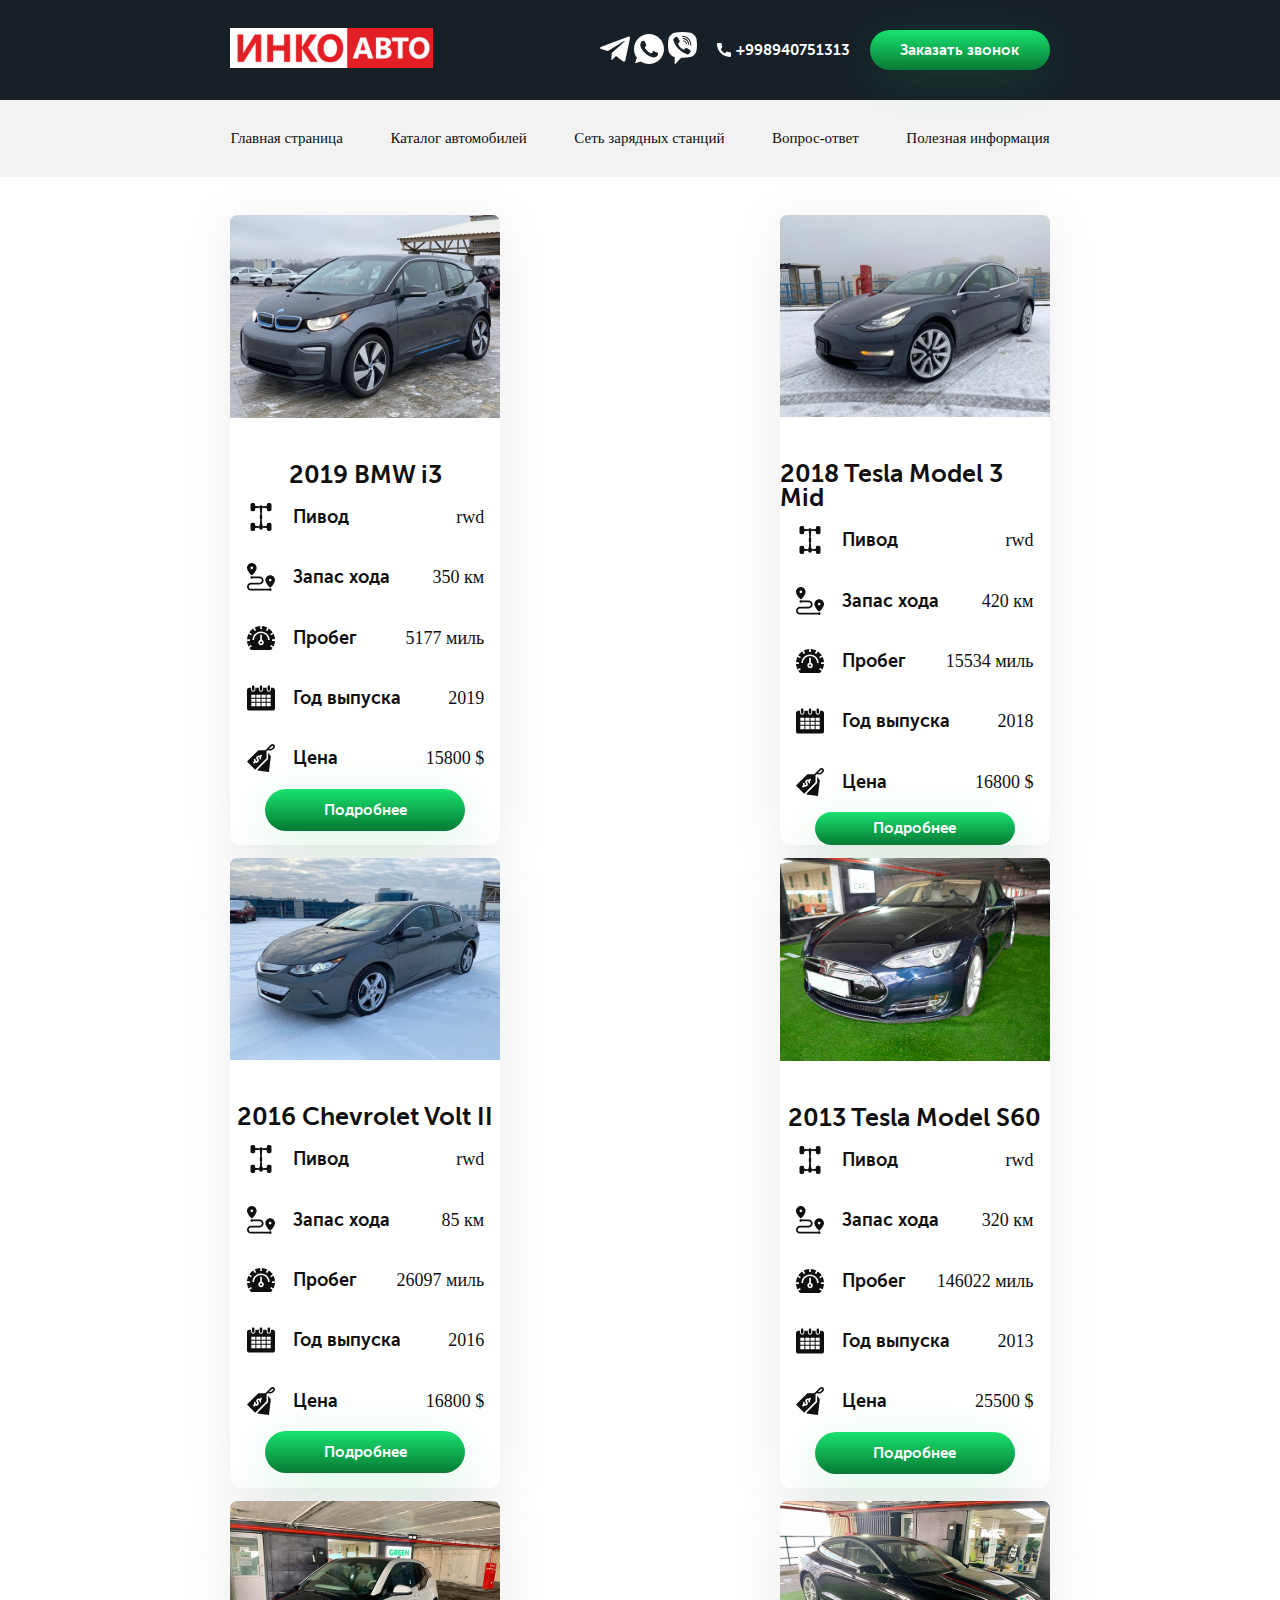
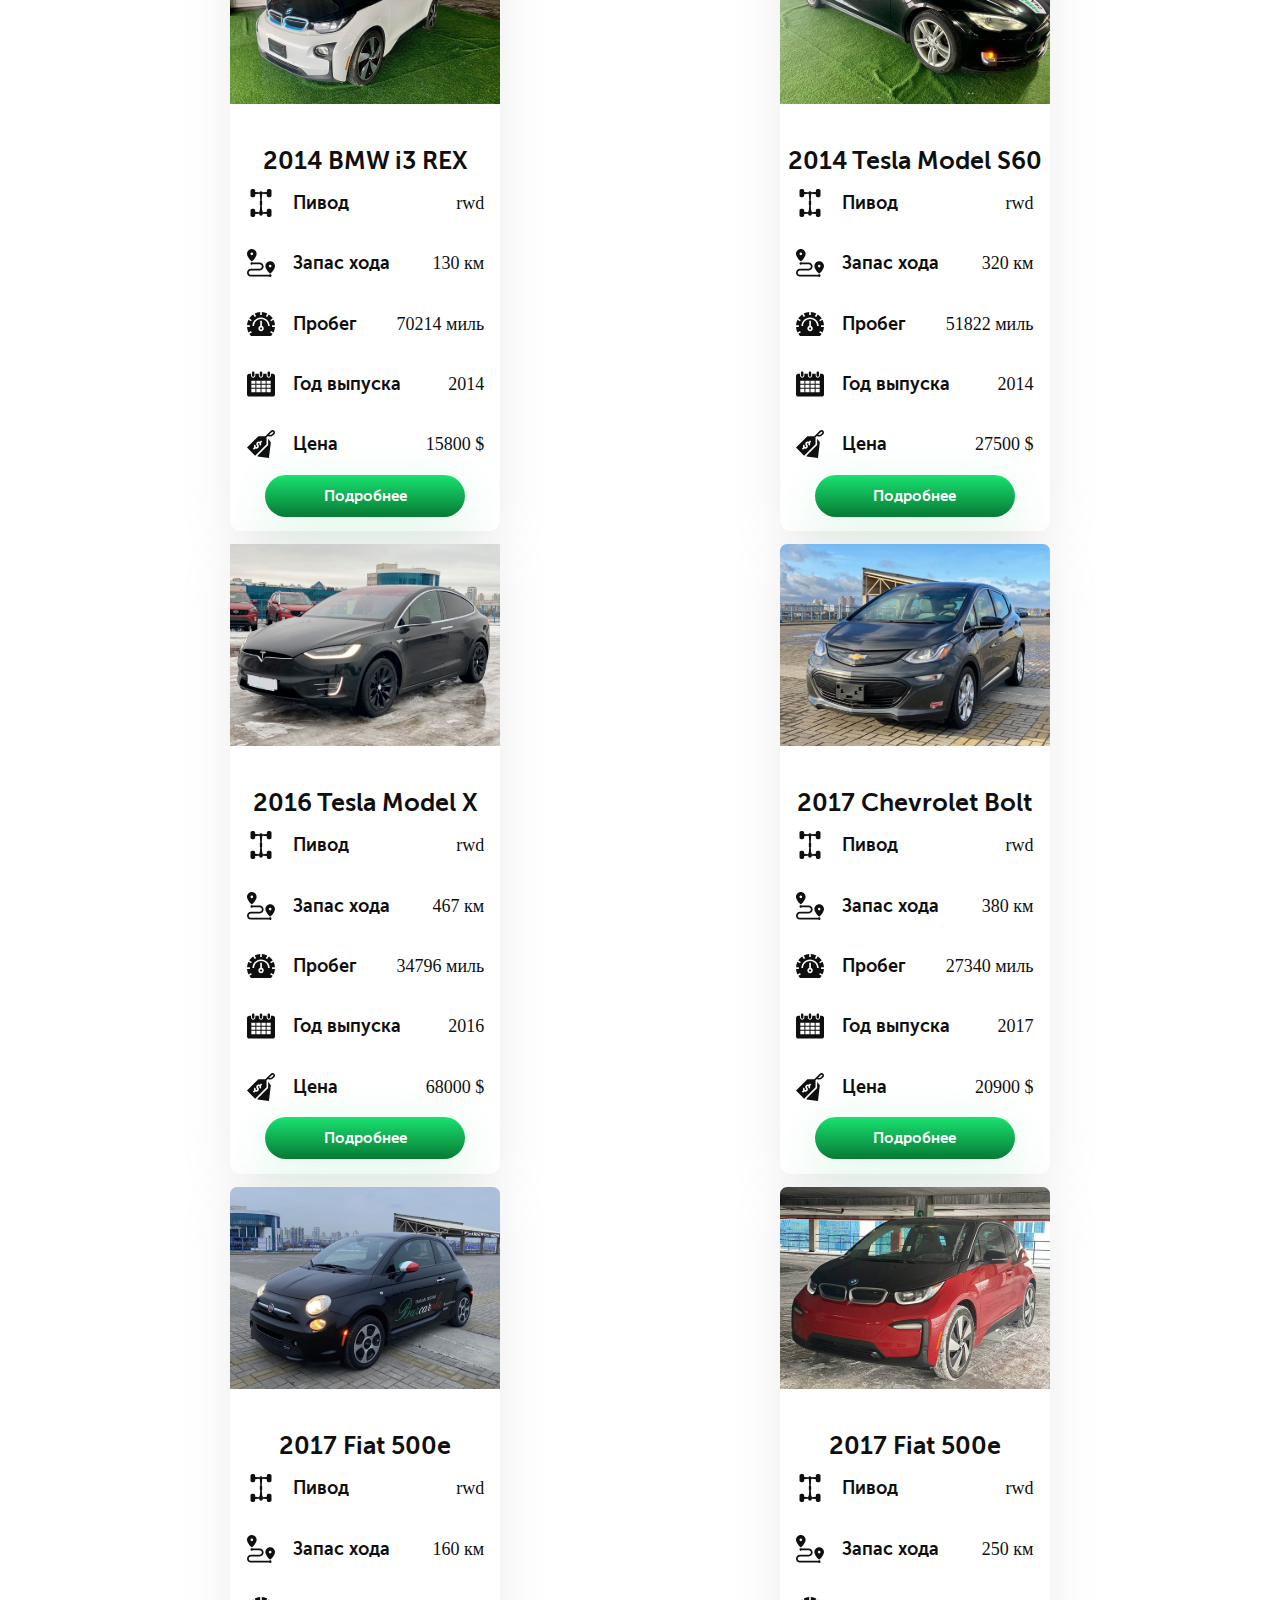
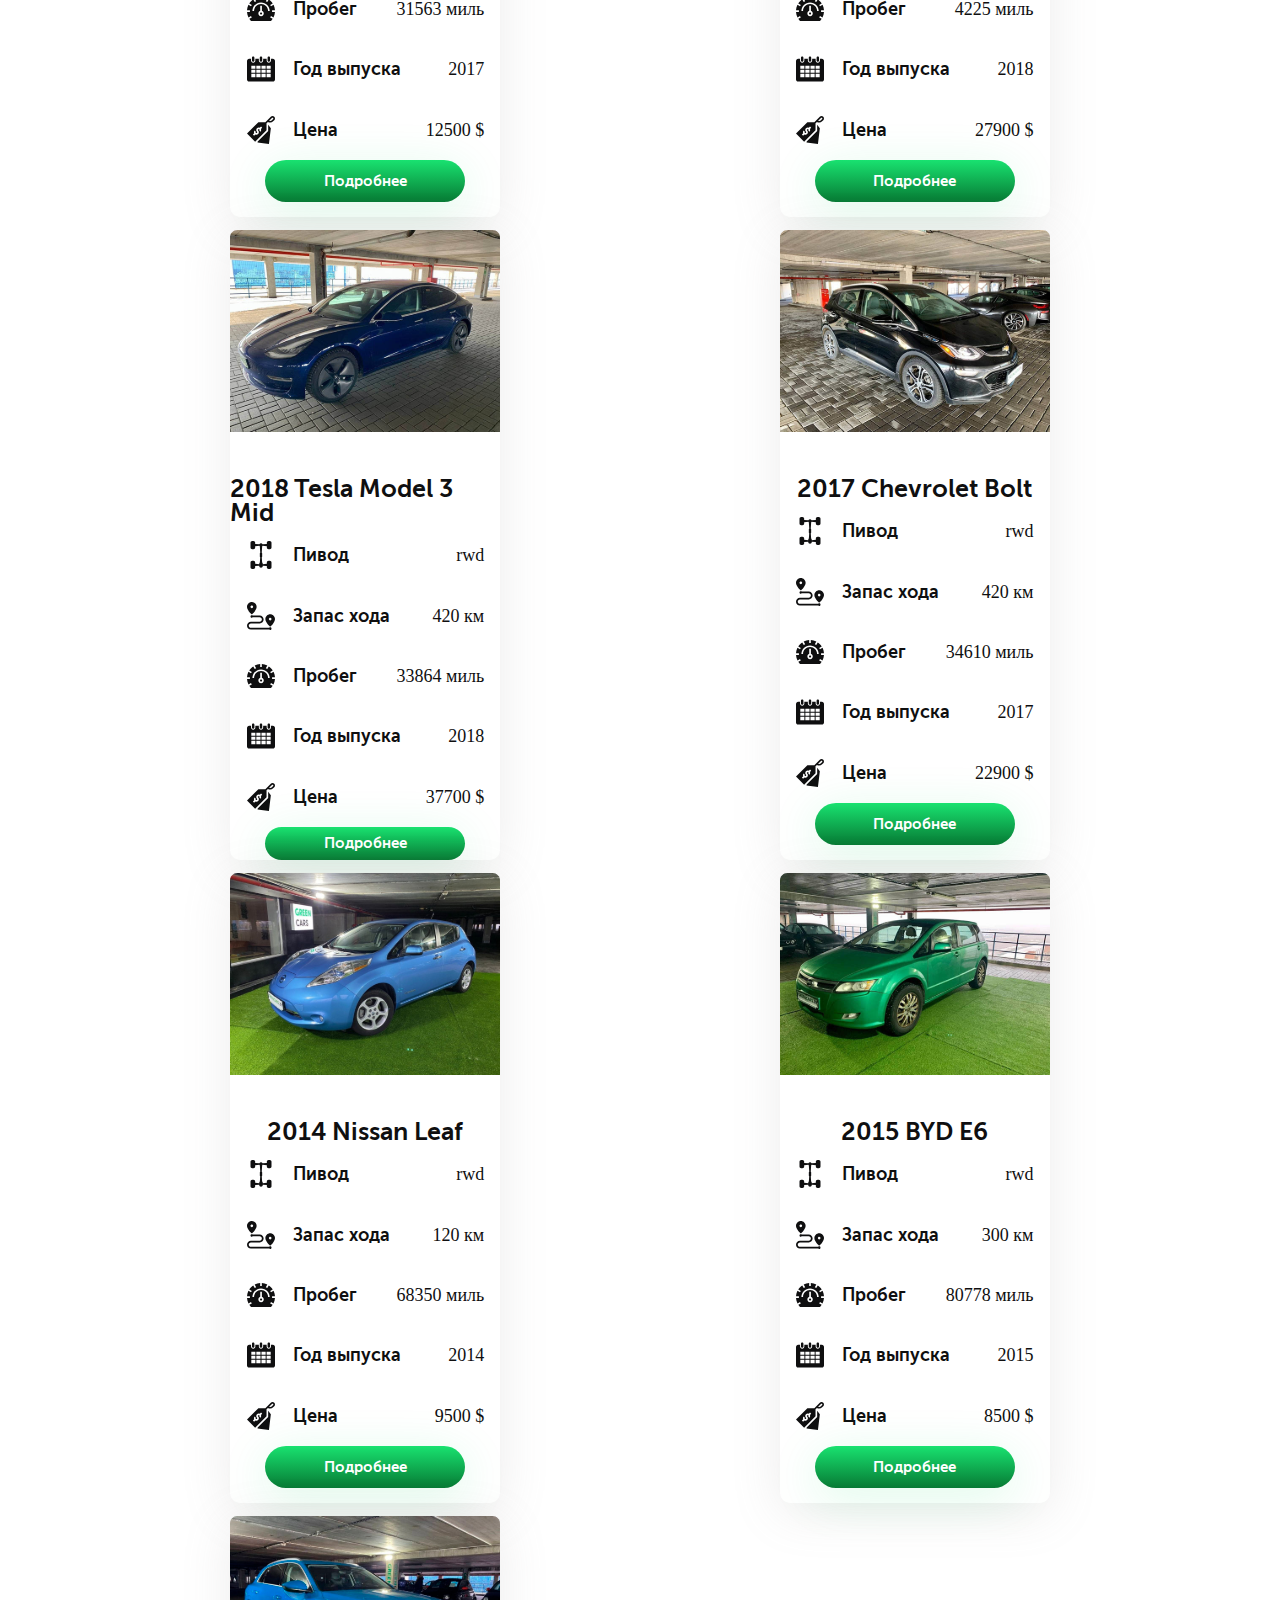
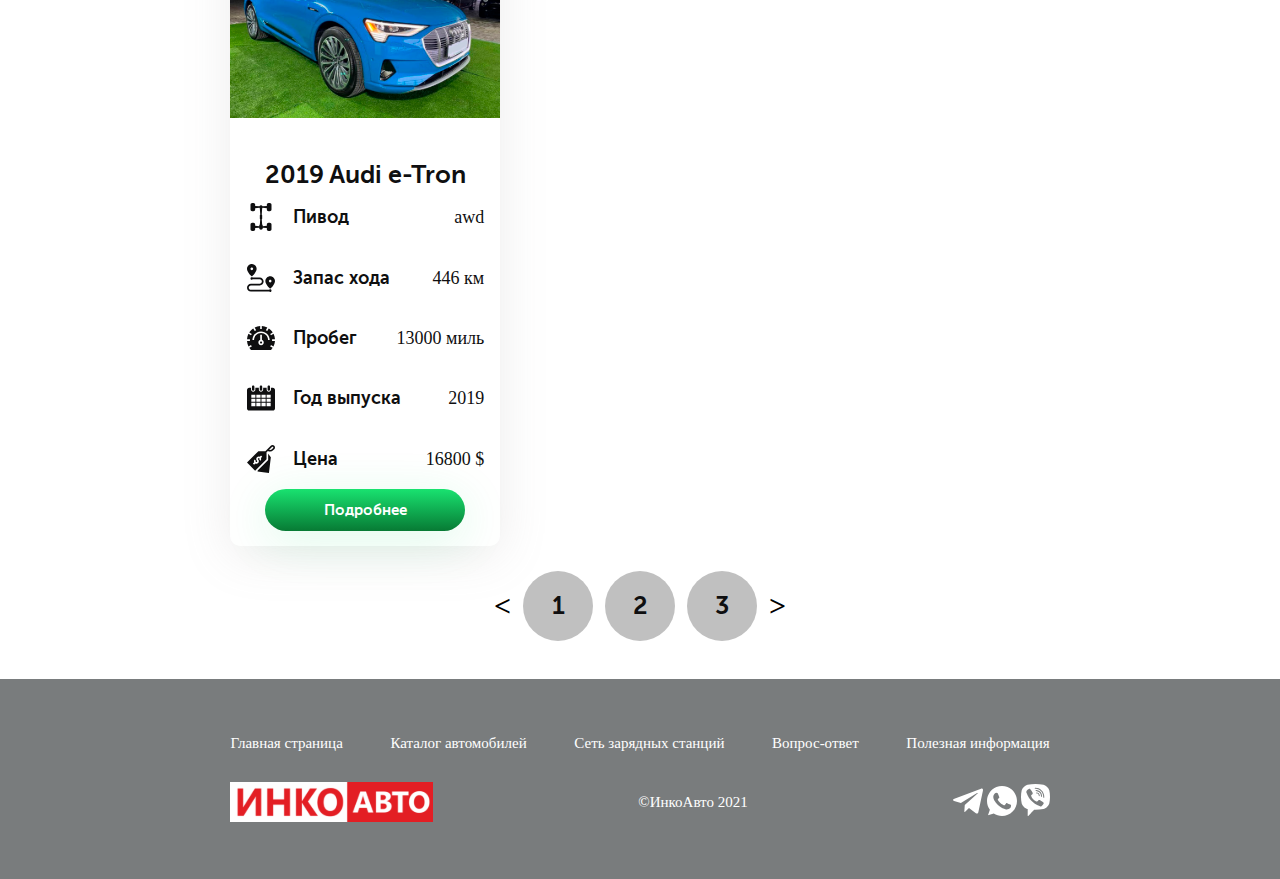
<file: catalog.html>
<!DOCTYPE html>
<html lang="en">

<head>
    <meta charset="UTF-8">
    <meta name="viewport" content="width=device-width, initial-scale=1.0">
    <title>Document</title>
    <link rel="stylesheet" href="./catalog.css">
</head>

<body>
    <div class="main-catalog">
        <nav>
            <div class="logo">
                <img src="./Navbar/Инко Авто 1.svg" alt="">
            </div>
            <div class="contactPoint">
                <div class="social-icon">
                    <img src="./Navbar/telegram.svg" alt="">
                    <img src="./Navbar/whatsapp (1).svg" alt="">
                    <img src="./Navbar/viber.svg" alt="">
                </div>
                <div class="call">
                    <img src="./Navbar/call 1.svg" alt="">
                    <a href="./Request-call.html">+998940751313</a>

                </div>
                <button class="PhoneBtn"><a href="./Request-call.html">Заказать звонок</a></button>
            </div>
        </nav>

        <div class="nav-info">
            <a href="./index.html">Главная cтраница</a>
            <a href="./catalog.html">Каталог автомобилей</a>
            <a href="">Сеть зарядных станций</a>
            <a href="">Вопрос-ответ</a>
            <a href="./useful-information.html">Полезная информация</a>
        </div>


        <div class="container-a">
            <div class="catalog-a">
                <div class="car-page">
                    <img src="./Container-a/1.svg" alt="">
                    <h3 class="marka-car">2019 BMW i3</h3>

                    <div class="info-car-text">
                        <div class="text">
                            <img src="./Container-a/Svg/chassis 1.svg" alt="">
                            <h3>Пивод</h3>
                        </div>
                        <p>rwd</p>
                    </div>

                    <div class="info-car-text">
                        <div class="text">
                            <img src="./Container-a/Svg/distance 1.svg" alt="">
                            <h3>Запас хода </h3>
                        </div>
                        <p>350 км </p>
                    </div>

                    <div class="info-car-text">
                        <div class="text">
                            <img src="./Container-a/Svg/speedometer 1.svg" alt="">
                            <h3>Пробег </h3>
                        </div>
                        <p>5177 миль</p>
                    </div>

                    <div class="info-car-text">
                        <div class="text">
                            <img src="./Container-a/Svg/calendar 1.svg" alt="">
                            <h3>Год выпуска </h3>
                        </div>
                        <p>2019</p>
                    </div>

                    <div class="info-car-text">
                        <div class="text">
                            <img src="./Container-a/Svg/price-tag 1.svg" alt="">
                            <h3>Цена</h3>
                        </div>
                        <p>15800 $</p>
                    </div>
                    <button class="car-btn"><a href="./info-car.html">Подробнее</a></button>



                </div>

                <div class="car-page">
                    <img src="./Container-a/2.svg" alt="">
                    <h3 class="marka-car">2018 Tesla Model 3 Mid</h3>

                    <div class="info-car-text">
                        <div class="text">
                            <img src="./Container-a/Svg/chassis 1.svg" alt="">
                            <h3>Пивод</h3>
                        </div>
                        <p>rwd</p>
                    </div>

                    <div class="info-car-text">
                        <div class="text">
                            <img src="./Container-a/Svg/distance 1.svg" alt="">
                            <h3>Запас хода </h3>
                        </div>
                        <p>420 км</p>
                    </div>

                    <div class="info-car-text">
                        <div class="text">
                            <img src="./Container-a/Svg/speedometer 1.svg" alt="">
                            <h3>Пробег </h3>
                        </div>
                        <p>15534 миль</p>
                    </div>
                    <div class="info-car-text">
                        <div class="text">
                            <img src="./Container-a/Svg/calendar 1.svg" alt="">
                            <h3>Год выпуска </h3>
                        </div>
                        <p>2018</p>
                    </div>

                    <div class="info-car-text">
                        <div class="text">
                            <img src="./Container-a/Svg/price-tag 1.svg" alt="">
                            <h3>Цена </h3>
                        </div>
                        <p>16800 $</p>
                    </div>

                    <button class="car-btn"><a href="./info-car.html">Подробнее</a></button>
                </div>


                <div class="car-page">
                    <img src="./Container-a/3.svg" alt="">
                    <h3 class="marka-car">2016 Chevrolet Volt II</h3>

                    <div class="info-car-text">
                        <div class="text">
                            <img src="./Container-a/Svg/chassis 1.svg" alt="">
                            <h3>Пивод</h3>
                        </div>
                        <p>rwd</p>
                    </div>

                    <div class="info-car-text">
                        <div class="text">
                            <img src="./Container-a/Svg/distance 1.svg" alt="">
                            <h3>Запас хода </h3>
                        </div>
                        <p>85 км </p>
                    </div>

                    <div class="info-car-text">
                        <div class="text">
                            <img src="./Container-a/Svg/speedometer 1.svg" alt="">
                            <h3>Пробег </h3>
                        </div>
                        <p>26097 миль</p>
                    </div>
                    <div class="info-car-text">
                        <div class="text">
                            <img src="./Container-a/Svg/calendar 1.svg" alt="">
                            <h3>Год выпуска </h3>
                        </div>
                        <p>2016</p>
                    </div>

                    <div class="info-car-text">
                        <div class="text">
                            <img src="./Container-a/Svg/price-tag 1.svg" alt="">
                            <h3>Цена </h3>
                        </div>
                        <p>16800 $</p>
                    </div>
                    <button class="car-btn"><a href="./info-car.html">Подробнее</a></button>

                </div>

                <div class="car-page">
                    <img src="./Container-a/4.svg" alt="">
                    <h3 class="marka-car">2013 Tesla Model S60</h3>

                    <div class="info-car-text">
                        <div class="text">
                            <img src="./Container-a/Svg/chassis 1.svg" alt="">
                            <h3>Пивод</h3>
                        </div>
                        <p>rwd</p>
                    </div>

                    <div class="info-car-text">
                        <div class="text">
                            <img src="./Container-a/Svg/distance 1.svg" alt="">
                            <h3>Запас хода </h3>
                        </div>
                        <p>320 км </p>
                    </div>

                    <div class="info-car-text">
                        <div class="text">
                            <img src="./Container-a/Svg/speedometer 1.svg" alt="">
                            <h3>Пробег </h3>
                        </div>
                        <p>146022 миль</p>
                    </div>
                    <div class="info-car-text">
                        <div class="text">
                            <img src="./Container-a/Svg/calendar 1.svg" alt="">
                            <h3>Год выпуска </h3>
                        </div>
                        <p>2013</p>
                    </div>

                    <div class="info-car-text">
                        <div class="text">
                            <img src="./Container-a/Svg/price-tag 1.svg" alt="">
                            <h3>Цена </h3>
                        </div>
                        <p>25500 $</p>
                    </div>
                    <button class="car-btn"><a href="./info-car.html">Подробнее</a></button>

                </div>



                <div class="car-page">
                    <img src="./Container-a/5.svg" alt="">
                    <h3 class="marka-car">2014 BMW i3 REX</h3>

                    <div class="info-car-text">
                        <div class="text">
                            <img src="./Container-a/Svg/chassis 1.svg" alt="">
                            <h3>Пивод</h3>
                        </div>
                        <p>rwd</p>
                    </div>

                    <div class="info-car-text">
                        <div class="text">
                            <img src="./Container-a/Svg/distance 1.svg" alt="">
                            <h3>Запас хода </h3>
                        </div>
                        <p>130 км </p>
                    </div>

                    <div class="info-car-text">
                        <div class="text">
                            <img src="./Container-a/Svg/speedometer 1.svg" alt="">
                            <h3>Пробег </h3>
                        </div>
                        <p>70214 миль</p>
                    </div>
                    <div class="info-car-text">
                        <div class="text">
                            <img src="./Container-a/Svg/calendar 1.svg" alt="">
                            <h3>Год выпуска </h3>
                        </div>
                        <p>2014</p>
                    </div>

                    <div class="info-car-text">
                        <div class="text">
                            <img src="./Container-a/Svg/price-tag 1.svg" alt="">
                            <h3>Цена </h3>
                        </div>
                        <p>15800 $</p>
                    </div>
                    <button class="car-btn"><a href="./info-car.html">Подробнее</a></button>

                </div>


                <div class="car-page">
                    <img src="./Container-a/6.svg" alt="">
                    <h3 class="marka-car">2014 Tesla Model S60</h3>

                    <div class="info-car-text">
                        <div class="text">
                            <img src="./Container-a/Svg/chassis 1.svg" alt="">
                            <h3>Пивод</h3>
                        </div>
                        <p>rwd</p>
                    </div>

                    <div class="info-car-text">
                        <div class="text">
                            <img src="./Container-a/Svg/distance 1.svg" alt="">
                            <h3>Запас хода </h3>
                        </div>
                        <p>320 км </p>
                    </div>

                    <div class="info-car-text">
                        <div class="text">
                            <img src="./Container-a/Svg/speedometer 1.svg" alt="">
                            <h3>Пробег </h3>
                        </div>
                        <p>51822 миль</p>
                    </div>
                    <div class="info-car-text">
                        <div class="text">
                            <img src="./Container-a/Svg/calendar 1.svg" alt="">
                            <h3>Год выпуска </h3>
                        </div>
                        <p>2014</p>
                    </div>

                    <div class="info-car-text">
                        <div class="text">
                            <img src="./Container-a/Svg/price-tag 1.svg" alt="">
                            <h3>Цена </h3>
                        </div>
                        <p>27500 $</p>
                    </div>
                    <button class="car-btn"><a href="./info-car.html">Подробнее</a></button>

                </div>


                <div class="car-page">
                    <img src="./Container-a/7.svg" alt="">
                    <h3 class="marka-car">2016 Tesla Model X</h3>

                    <div class="info-car-text">
                        <div class="text">
                            <img src="./Container-a/Svg/chassis 1.svg" alt="">
                            <h3>Пивод</h3>
                        </div>
                        <p>rwd</p>
                    </div>

                    <div class="info-car-text">
                        <div class="text">
                            <img src="./Container-a/Svg/distance 1.svg" alt="">
                            <h3>Запас хода </h3>
                        </div>
                        <p>467 км </p>
                    </div>

                    <div class="info-car-text">
                        <div class="text">
                            <img src="./Container-a/Svg/speedometer 1.svg" alt="">
                            <h3>Пробег </h3>
                        </div>
                        <p>34796 миль</p>
                    </div>
                    <div class="info-car-text">
                        <div class="text">
                            <img src="./Container-a/Svg/calendar 1.svg" alt="">
                            <h3>Год выпуска </h3>
                        </div>
                        <p>2016</p>
                    </div>

                    <div class="info-car-text">
                        <div class="text">
                            <img src="./Container-a/Svg/price-tag 1.svg" alt="">
                            <h3>Цена </h3>
                        </div>
                        <p>68000 $</p>
                    </div>
                    <button class="car-btn"><a href="./info-car.html">Подробнее</a></button>

                </div>


                <div class="car-page">
                    <img src="./Container-a/8.svg" alt="">
                    <h3 class="marka-car">2017 Chevrolet Bolt</h3>

                    <div class="info-car-text">
                        <div class="text">
                            <img src="./Container-a/Svg/chassis 1.svg" alt="">
                            <h3>Пивод</h3>
                        </div>
                        <p>rwd</p>
                    </div>

                    <div class="info-car-text">
                        <div class="text">
                            <img src="./Container-a/Svg/distance 1.svg" alt="">
                            <h3>Запас хода </h3>
                        </div>
                        <p>380 км</p>
                    </div>

                    <div class="info-car-text">
                        <div class="text">
                            <img src="./Container-a/Svg/speedometer 1.svg" alt="">
                            <h3>Пробег </h3>
                        </div>
                        <p>27340 миль</p>
                    </div>
                    <div class="info-car-text">
                        <div class="text">
                            <img src="./Container-a/Svg/calendar 1.svg" alt="">
                            <h3>Год выпуска </h3>
                        </div>
                        <p>2017</p>
                    </div>

                    <div class="info-car-text">
                        <div class="text">
                            <img src="./Container-a/Svg/price-tag 1.svg" alt="">
                            <h3>Цена </h3>
                        </div>
                        <p>20900 $</p>
                    </div>
                    <button class="car-btn"><a href="./info-car.html">Подробнее</a></button>

                </div>


                <div class="car-page">
                    <img src="./Container-a/9.svg" alt="">
                    <h3 class="marka-car">2017 Fiat 500e</h3>

                    <div class="info-car-text">
                        <div class="text">
                            <img src="./Container-a/Svg/chassis 1.svg" alt="">
                            <h3>Пивод</h3>
                        </div>
                        <p>rwd</p>
                    </div>

                    <div class="info-car-text">
                        <div class="text">
                            <img src="./Container-a/Svg/distance 1.svg" alt="">
                            <h3>Запас хода </h3>
                        </div>
                        <p>160 км</p>
                    </div>

                    <div class="info-car-text">
                        <div class="text">
                            <img src="./Container-a/Svg/speedometer 1.svg" alt="">
                            <h3>Пробег </h3>
                        </div>
                        <p>31563 миль</p>
                    </div>
                    <div class="info-car-text">
                        <div class="text">
                            <img src="./Container-a/Svg/calendar 1.svg" alt="">
                            <h3>Год выпуска </h3>
                        </div>
                        <p>2017</p>
                    </div>

                    <div class="info-car-text">
                        <div class="text">
                            <img src="./Container-a/Svg/price-tag 1.svg" alt="">
                            <h3>Цена </h3>
                        </div>
                        <p>12500 $</p>
                    </div>
                    <button class="car-btn"><a href="./info-car.html">Подробнее</a></button>

                </div>


                <div class="car-page">
                    <img src="./Container-a/10.svg" alt="">
                    <h3 class="marka-car">2017 Fiat 500e</h3>

                    <div class="info-car-text">
                        <div class="text">
                            <img src="./Container-a/Svg/chassis 1.svg" alt="">
                            <h3>Пивод</h3>
                        </div>
                        <p>rwd</p>
                    </div>

                    <div class="info-car-text">
                        <div class="text">
                            <img src="./Container-a/Svg/distance 1.svg" alt="">
                            <h3>Запас хода </h3>
                        </div>
                        <p>250 км</p>
                    </div>

                    <div class="info-car-text">
                        <div class="text">
                            <img src="./Container-a/Svg/speedometer 1.svg" alt="">
                            <h3>Пробег </h3>
                        </div>
                        <p>4225 миль</p>
                    </div>
                    <div class="info-car-text">
                        <div class="text">
                            <img src="./Container-a/Svg/calendar 1.svg" alt="">
                            <h3>Год выпуска </h3>
                        </div>
                        <p>2018</p>
                    </div>

                    <div class="info-car-text">
                        <div class="text">
                            <img src="./Container-a/Svg/price-tag 1.svg" alt="">
                            <h3>Цена </h3>
                        </div>
                        <p>27900 $</p>
                    </div>
                    <button class="car-btn"><a href="./info-car.html">Подробнее</a></button>

                </div>

                <div class="car-page">
                    <img src="./Container-a/11.svg" alt="">
                    <h3 class="marka-car">2018 Tesla Model 3 Mid</h3>

                    <div class="info-car-text">
                        <div class="text">
                            <img src="./Container-a/Svg/chassis 1.svg" alt="">
                            <h3>Пивод</h3>
                        </div>
                        <p>rwd</p>
                    </div>

                    <div class="info-car-text">
                        <div class="text">
                            <img src="./Container-a/Svg/distance 1.svg" alt="">
                            <h3>Запас хода </h3>
                        </div>
                        <p>420 км</p>
                    </div>

                    <div class="info-car-text">
                        <div class="text">
                            <img src="./Container-a/Svg/speedometer 1.svg" alt="">
                            <h3>Пробег </h3>
                        </div>
                        <p>33864 миль</p>
                    </div>
                    <div class="info-car-text">
                        <div class="text">
                            <img src="./Container-a/Svg/calendar 1.svg" alt="">
                            <h3>Год выпуска </h3>
                        </div>
                        <p>2018</p>
                    </div>

                    <div class="info-car-text">
                        <div class="text">
                            <img src="./Container-a/Svg/price-tag 1.svg" alt="">
                            <h3>Цена </h3>
                        </div>
                        <p>37700 $</p>
                    </div>
                    <button class="car-btn"><a href="./info-car.html">Подробнее</a></button>

                </div>


                <div class="car-page">
                    <img src="./Container-a/12.svg" alt="">
                    <h3 class="marka-car">2017 Chevrolet Bolt</h3>

                    <div class="info-car-text">
                        <div class="text">
                            <img src="./Container-a/Svg/chassis 1.svg" alt="">
                            <h3>Пивод</h3>
                        </div>
                        <p>rwd</p>
                    </div>

                    <div class="info-car-text">
                        <div class="text">
                            <img src="./Container-a/Svg/distance 1.svg" alt="">
                            <h3>Запас хода </h3>
                        </div>
                        <p>420 км</p>
                    </div>

                    <div class="info-car-text">
                        <div class="text">
                            <img src="./Container-a/Svg/speedometer 1.svg" alt="">
                            <h3>Пробег </h3>
                        </div>
                        <p>34610 миль</p>
                    </div>
                    <div class="info-car-text">
                        <div class="text">
                            <img src="./Container-a/Svg/calendar 1.svg" alt="">
                            <h3>Год выпуска </h3>
                        </div>
                        <p>2017</p>
                    </div>

                    <div class="info-car-text">
                        <div class="text">
                            <img src="./Container-a/Svg/price-tag 1.svg" alt="">
                            <h3>Цена </h3>
                        </div>
                        <p>22900 $</p>
                    </div>
                    <button class="car-btn"><a href="./info-car.html">Подробнее</a></button>

                </div>


                <div class="car-page">
                    <img src="./Container-a/13.svg" alt="">
                    <h3 class="marka-car">2014 Nissan Leaf</h3>

                    <div class="info-car-text">
                        <div class="text">
                            <img src="./Container-a/Svg/chassis 1.svg" alt="">
                            <h3>Пивод</h3>
                        </div>
                        <p>rwd</p>
                    </div>

                    <div class="info-car-text">
                        <div class="text">
                            <img src="./Container-a/Svg/distance 1.svg" alt="">
                            <h3>Запас хода </h3>
                        </div>
                        <p>120 км</p>
                    </div>

                    <div class="info-car-text">
                        <div class="text">
                            <img src="./Container-a/Svg/speedometer 1.svg" alt="">
                            <h3>Пробег </h3>
                        </div>
                        <p>68350 миль</p>
                    </div>
                    <div class="info-car-text">
                        <div class="text">
                            <img src="./Container-a/Svg/calendar 1.svg" alt="">
                            <h3>Год выпуска </h3>
                        </div>
                        <p>2014</p>
                    </div>

                    <div class="info-car-text">
                        <div class="text">
                            <img src="./Container-a/Svg/price-tag 1.svg" alt="">
                            <h3>Цена </h3>
                        </div>
                        <p>9500 $</p>
                    </div>
                    <button class="car-btn"><a href="./info-car.html">Подробнее</a></button>

                </div>


                <div class="car-page">
                    <img src="./Container-a/14.svg" alt="">
                    <h3 class="marka-car">2015 BYD E6</h3>

                    <div class="info-car-text">
                        <div class="text">
                            <img src="./Container-a/Svg/chassis 1.svg" alt="">
                            <h3>Пивод</h3>
                        </div>
                        <p>rwd</p>
                    </div>

                    <div class="info-car-text">
                        <div class="text">
                            <img src="./Container-a/Svg/distance 1.svg" alt="">
                            <h3>Запас хода </h3>
                        </div>
                        <p>300 км</p>
                    </div>

                    <div class="info-car-text">
                        <div class="text">
                            <img src="./Container-a/Svg/speedometer 1.svg" alt="">
                            <h3>Пробег </h3>
                        </div>
                        <p>80778 миль</p>
                    </div>
                    <div class="info-car-text">
                        <div class="text">
                            <img src="./Container-a/Svg/calendar 1.svg" alt="">
                            <h3>Год выпуска </h3>
                        </div>
                        <p>2015</p>
                    </div>

                    <div class="info-car-text">
                        <div class="text">
                            <img src="./Container-a/Svg/price-tag 1.svg" alt="">
                            <h3>Цена </h3>
                        </div>
                        <p>8500 $</p>
                    </div>
                    <button class="car-btn"><a href="./info-car.html">Подробнее</a></button>

                </div>


                <div class="car-page">
                    <img src="./Container-a/15.svg" alt="">
                    <h3 class="marka-car">2019 Audi e-Tron</h3>

                    <div class="info-car-text">
                        <div class="text">
                            <img src="./Container-a/Svg/chassis 1.svg" alt="">
                            <h3>Пивод</h3>
                        </div>
                        <p>awd</p>
                    </div>

                    <div class="info-car-text">
                        <div class="text">
                            <img src="./Container-a/Svg/distance 1.svg" alt="">
                            <h3>Запас хода </h3>
                        </div>
                        <p>446 км</p>
                    </div>

                    <div class="info-car-text">
                        <div class="text">
                            <img src="./Container-a/Svg/speedometer 1.svg" alt="">
                            <h3>Пробег </h3>
                        </div>
                        <p>13000 миль</p>
                    </div>
                    <div class="info-car-text">
                        <div class="text">
                            <img src="./Container-a/Svg/calendar 1.svg" alt="">
                            <h3>Год выпуска </h3>
                        </div>
                        <p>2019</p>
                    </div>

                    <div class="info-car-text">
                        <div class="text">
                            <img src="./Container-a/Svg/price-tag 1.svg" alt="">
                            <h3>Цена </h3>
                        </div>
                        <p>16800 $</p>
                    </div>
                    <button class="car-btn"><a href="./info-car.html">Подробнее</a></button>

                </div>


            </div>

            <div class="page-slayder">
                <h1> < </h1>
                <div class="slayder-number"> 1 </div>
                <div class="slayder-number"> 2 </div>
                <div class="slayder-number"> 3 </div>
                <h1> > </h1>
            </div>

            
        </div>

        <footer>
            <div class="footer-link">
                <a href="./index.html">Главная cтраница</a>
                <a href="./catalog.html">Каталог автомобилей</a>
                <a href="">Сеть зарядных станций</a>
                <a href="">Вопрос-ответ</a>
                <a href="">Полезная информация</a>
            </div>
            <div class="social-link">
                <img src="./Navbar/Инко Авто 1.svg" alt="">
                <p>©ИнкоАвто 2021</p>
                <div class="social-icon">
                    <img src="./Navbar/telegram.svg" alt="">
                    <img src="./Navbar/whatsapp (1).svg" alt="">
                    <img src="./Navbar/viber.svg" alt="">
                </div>
            </div>
        </footer>

</body>

</html>
</file>
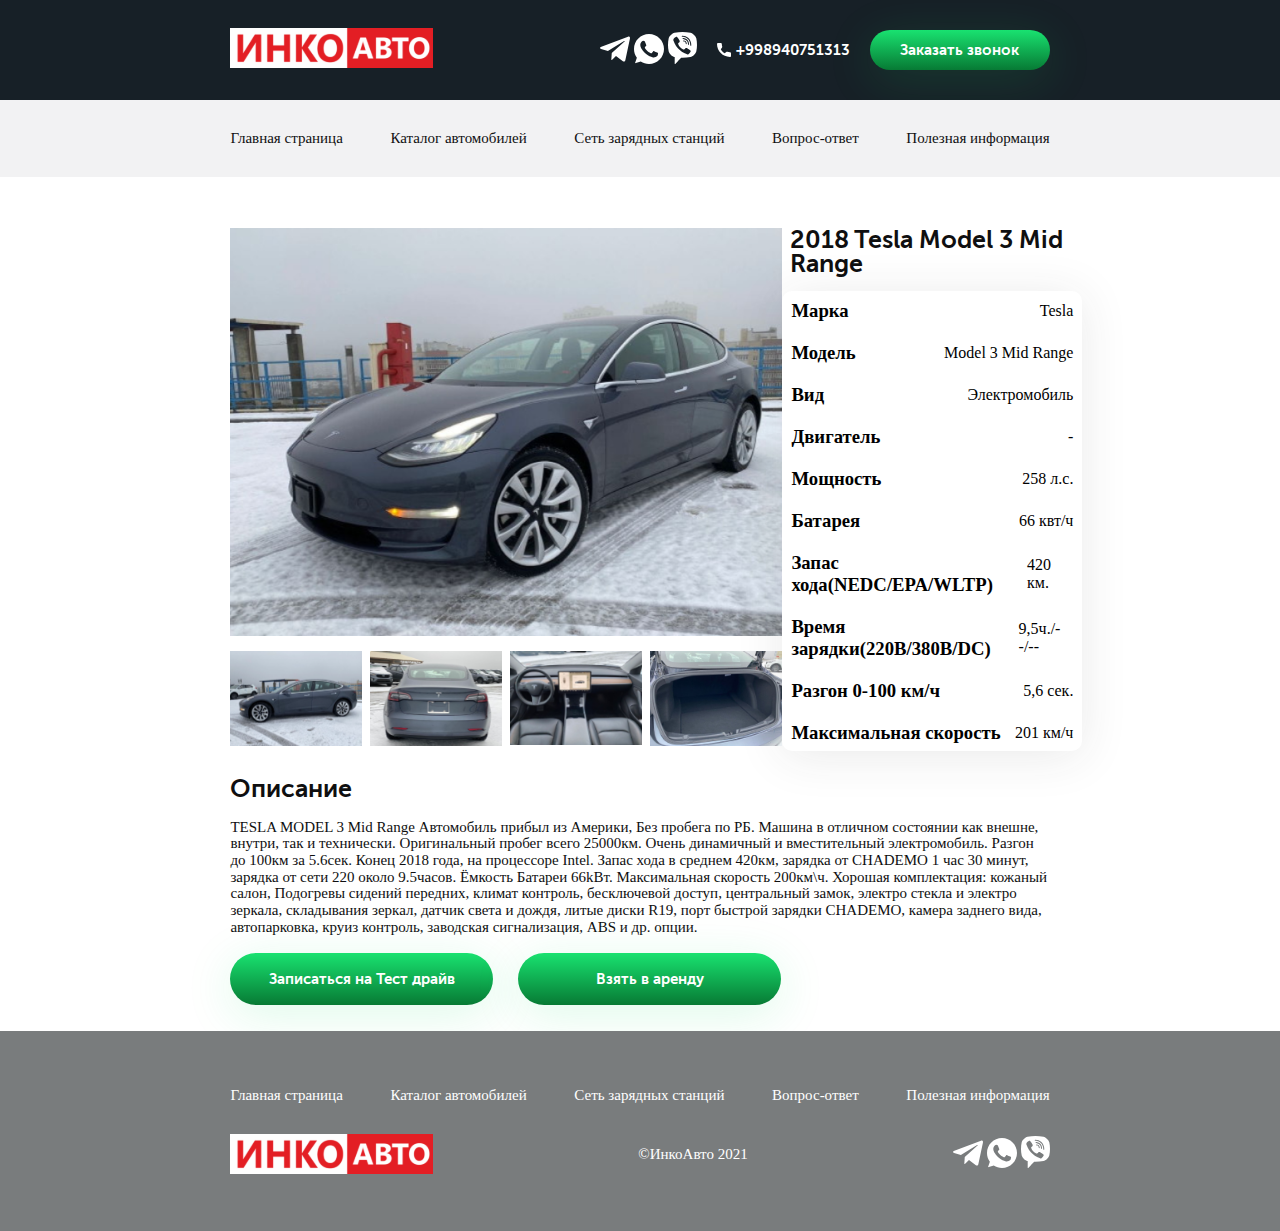
<file: info-car.html>
<!DOCTYPE html>
<html lang="en">

<head>
    <meta charset="UTF-8">
    <meta name="viewport" content="width=device-width, initial-scale=1.0">
    <title>Document</title>
    <link rel="stylesheet" href="./info-car.css">
</head>

<body>
    <div class="info-my-car">
        <nav>
            <div class="logo">
                <img src="./Navbar/Инко Авто 1.svg" alt="">
            </div>
            <div class="contactPoint">
                <div class="social-icon">
                    <img src="./Navbar/telegram.svg" alt="">
                    <img src="./Navbar/whatsapp (1).svg" alt="">
                    <img src="./Navbar/viber.svg" alt="">
                </div>
                <div class="call">
                    <img src="./Navbar/call 1.svg" alt="">
                    <a href="./Request-call.html">+998940751313</a>

                </div>
                <button class="PhoneBtn"><a href="./Request-call.html">Заказать звонок</a></button>
            </div>
        </nav>
        <div class="nav-info">
            <a href="./index.html">Главная cтраница</a>
            <a href="">Каталог автомобилей</a>
            <a href="">Сеть зарядных станций</a>
            <a href="">Вопрос-ответ</a>
            <a href="">Полезная информация</a>
        </div>

        <div class="characteristic">

            <div class="characteristic-img-info">
                <div class="characteristic-img">
                    <img src="./Info car/5fe25c06b2263534904309 1.png" alt="">
                    <div class="imgs-car-full">
                        <img src="./Info car/5fe25c02c84d1371990127 1.png" alt="">
                        <img src="./Info car/5fe25c03ef7cb143312346 1.png" alt="">
                        <img src="./Info car/5fe25c05290fd418316695 1.png" alt="">
                        <img src="./Info car/5fe25c060e8ea341374404 1.png" alt="">
                    </div>
                </div>

                <div class="characteristic-txt">
                    <h2>2018 Tesla Model 3 Mid Range</h2>

                    <div class="characteristic-txt-info">
                        <div class="txt">
                            <h3>Марка</h3>
                            <p>Tesla</p>
                        </div>
                        <div class="txt">
                            <h3>Модель</h3>
                            <p>Model 3 Mid Range</p>
                        </div>
                        <div class="txt">
                            <h3>Вид</h3>
                            <p>Электромобиль</p>
                        </div>
                        <div class="txt">
                            <h3>Двигатель</h3>
                            <p>-</p>
                        </div>

                        <div class="txt">
                            <h3>Мощность</h3>
                            <p>258 л.с.</p>
                        </div>

                        <div class="txt">
                            <h3>Батарея</h3>
                            <p>66 квт/ч</p>
                        </div>

                        <div class="txt">
                            <h3>Запас хода(NEDC/EPA/WLTP)</h3>
                            <p>420 км.</p>
                        </div>

                        <div class="txt">
                            <h3>Время зарядки(220В/380В/DC)</h3>
                            <p>9,5ч./--/--</p>
                        </div>

                        <div class="txt">
                            <h3>Разгон 0-100 км/ч</h3>
                            <p>5,6 сек.</p>
                        </div>

                        <div class="txt">
                            <h3>Максимальная скорость</h3>
                            <p>201 км/ч</p>
                        </div>

                    </div>

                </div>
            </div>




        </div>

        <div class="full-info-txt">
            <h3>Описание</h3>
            <p>TESLA MODEL 3 Mid Range


                Автомобиль прибыл из Америки, Без пробега по РБ. Машина в отличном состоянии как внешне, внутри, так и
                технически.
                Оригинальный пробег всего 25000км.


                Очень динамичный и вместительный электромобиль. Разгон до 100км за 5.6сек. Конец 2018 года, на
                процессоре Intel. Запас
                хода в среднем 420км, зарядка от CHADEMO 1 час 30 минут, зарядка от сети 220 около 9.5часов. Ёмкость
                Батареи 66kВт.
                Максимальная скорость 200км\ч.


                Хорошая комплектация: кожаный салон, Подогревы сидений передних, климат контроль, бесключевой доступ,
                центральный замок,
                электро стекла и электро зеркала, складывания зеркал, датчик света и дождя, литые диски R19, порт
                быстрой зарядки
                CHADEMO, камера заднего вида, автопарковка, круиз контроль, заводская сигнализация, ABS и др. опции.</p>
                <div class="btn-rent">
                    <button>
                       <a href="./test-drive.html">Записаться на Тест драйв</a>
                    </button>
                    <button><a href="./test-drive.html">Взять в аренду</a></button>
                </div>
        </div>

        <footer>
           <div class="footer-link">
            <a href="./index.html">Главная cтраница</a>
            <a href="">Каталог автомобилей</a>
            <a href="">Сеть зарядных станций</a>
            <a href="">Вопрос-ответ</a>
            <a href="">Полезная информация</a>
           </div>
           <div class="social-link">
            <img src="./Navbar/Инко Авто 1.svg" alt="">
            <p>©ИнкоАвто 2021</p>
            <div class="social-icon">
                <img src="./Navbar/telegram.svg" alt="">
                <img src="./Navbar/whatsapp (1).svg" alt="">
                <img src="./Navbar/viber.svg" alt="">
            </div>
           </div>
        </footer>
    </div>
</body>

</html>
</file>
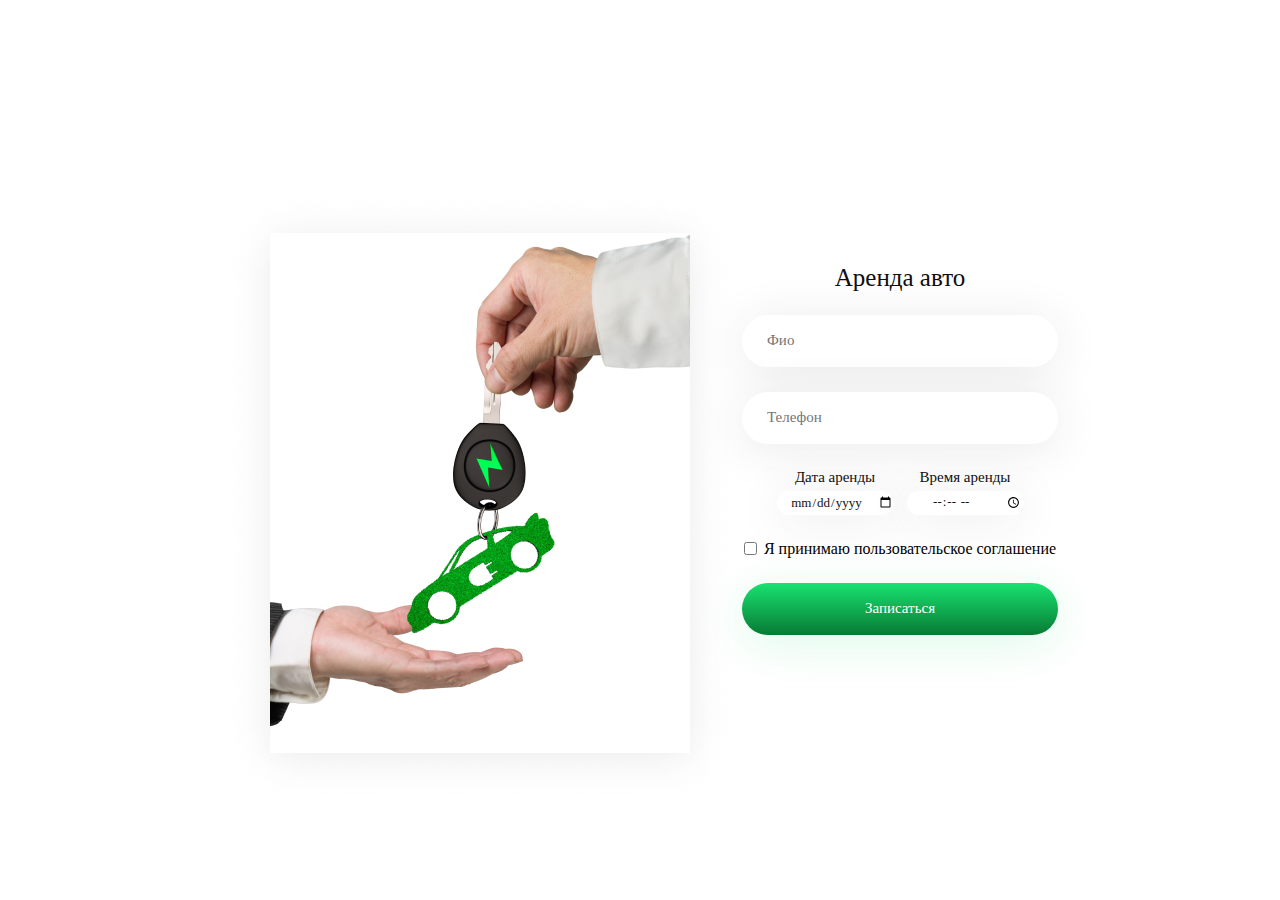
<file: rent-car.html>
<!DOCTYPE html>
<html lang="en">

<head>
    <meta charset="UTF-8">
    <meta name="viewport" content="width=device-width, initial-scale=1.0">
    <title>Document</title>
    <link rel="stylesheet" href="./rent-car.css">
</head>

<body>
    <div class="rent-car">
        <div class="car-img">
            <img src="./Rentcar/262754990 1.png" alt="">
        </div>
        <form method="POST" action="https://example.com/rent">
            <h3>Аренда авто</h3>
            <input type="text" name="" id="" placeholder="Фио">
            <input type="text" name="" id="" placeholder="Телефон">
            <!-- Создаем поле для ввода телефона с идентификатором phone и типом tel -->
         
                <!-- Создаем поле для выбора даты с идентификатором date и типом date -->
            <div class="year-time">
              <div class="floor">
                <label for="">Дата аренды</label>
                <input id="date" type="date" name="date" required>
              </div>

                <div class="floor">
                    <label for="">Время аренды</label>
                    <input id="time" type="time" name="time" required>
                </div>
                <!-- Создаем поле для выбора времени с идентификатором time и типом time -->
            </div>
        
            <!-- Создаем чекбокс для согласия с пользовательским соглашением с идентификатором agreement и типом checkbox -->
         <div class="checkbox">
            <input id="agreement" type="checkbox" name="agreement" required>
            <label for="agreement">Я принимаю пользовательское соглашение</label>
         </div>

            <!-- Создаем кнопку для отправки формы с идентификатором submit и типом submit -->
            <button id="send" type="submit"><a href="">Записаться</a></button>

        </form>
    </div>

    <script src="./rent-car.js"></script>
</body>

</html>
</file>
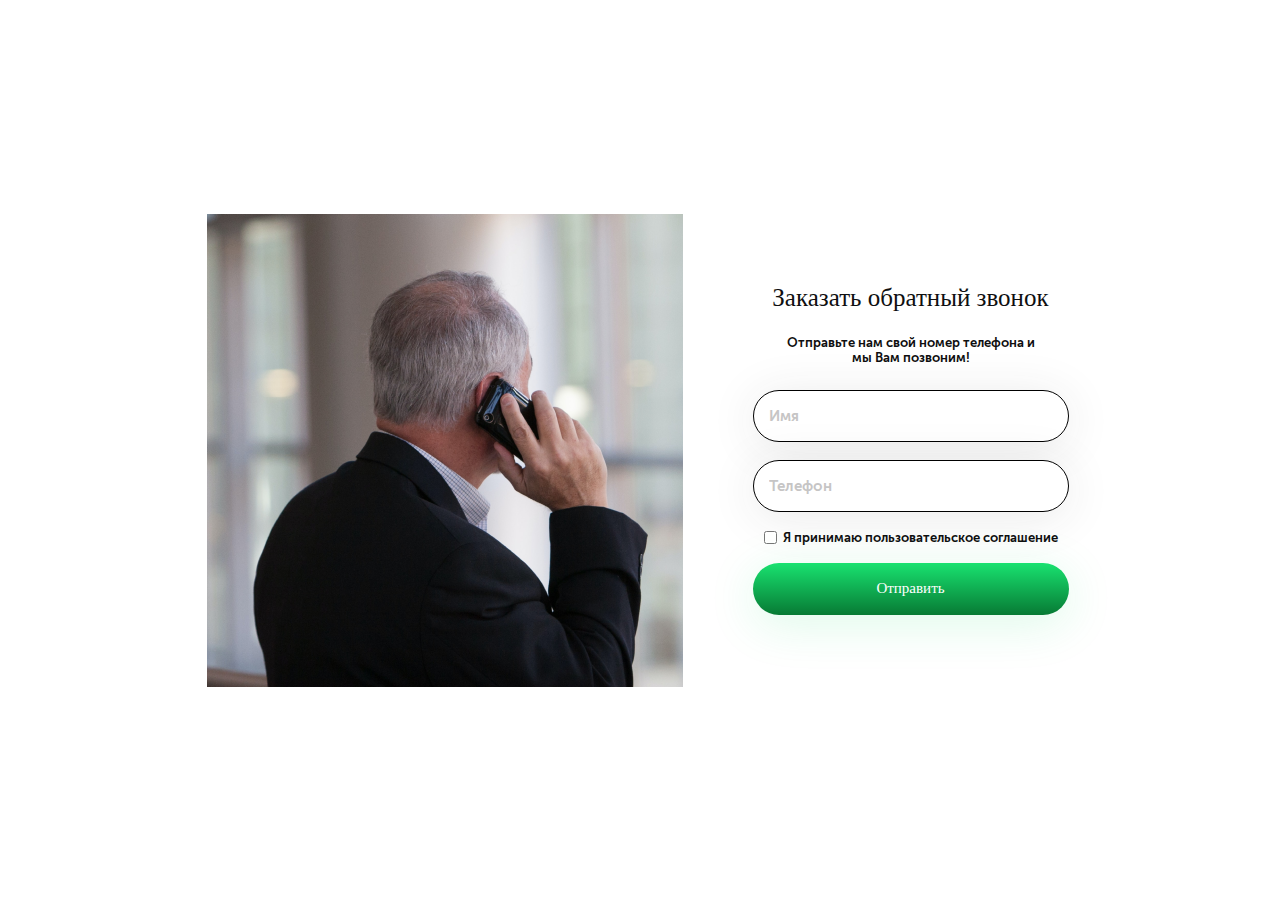
<file: Request-call.html>
<!DOCTYPE html>
<html lang="en">

<head>
    <meta charset="UTF-8">
    <meta name="viewport" content="width=device-width, initial-scale=1.0">
    <title>Document</title>
    <link rel="stylesheet" href="./Request-call.css">
</head>

<body>
    <div class="request-call">
        <div class="left">
            <img src="./Request-call/jim-reardan-gyslVZcsNK4-unsplash 1.png" alt="">
        </div>
        <div class="right">
            <h3>Заказать обратный звонок</h3>
            <p>Отправьте нам свой номер телефона и мы Вам позвоним!</p>
            <form action="">
                <input type="text" name="" id="" placeholder="Имя">
                <input type="tel" name="" id="" placeholder="Телефон">
                <div class="checkbox">
                    <input type="checkbox">
                    <p>Я принимаю пользовательское соглашение</p>
                </div>
                <button id="send"> Отправить </button>
            </form>
        </div>
    </div>

    <script src="./request-call.js"></script>
</body>

</html>
</file>
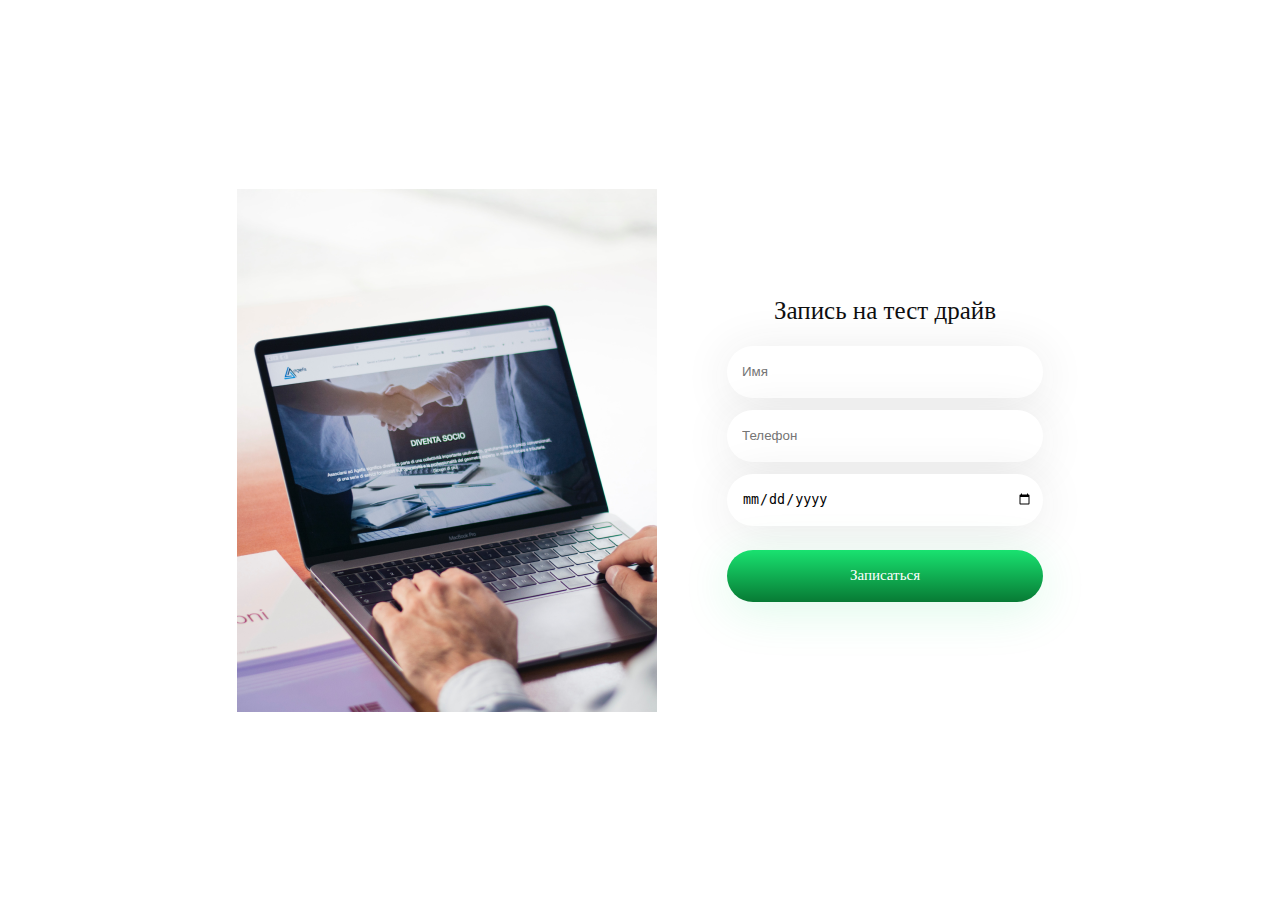
<file: test-drive.html>
<!-- index.html -->
<!DOCTYPE html>
<html lang="en">

<head>
    <meta charset="UTF-8">
    <meta name="viewport" content="width=device-width, initial-scale=1.0">
    <title>Document</title>
    <link rel="stylesheet" href="./test-drive.css">
</head>

<body>

    <div class="test-drive">
        <div class="left">
            <img src="./Test drive/agefis-vKvUcdyaUhc-unsplash 1.png" alt="">
        </div>
        <div class="right">
            <h3>Запись на тест драйв</h3>
            <form action="/test-drive" method="post" id="test-drive-form">

                <input type="text" id="name" name="name" placeholder="Имя" required>

                <input type="tel" id="phone" name="phone" placeholder="Телефон" required>
                <input type="date" id="date" name="date" required>
                <div id="time-slots">
                    <!-- здесь будут отображаться доступные слоты времени -->
                </div>
                <button type="submit" id="send">Записаться</button>
            </form>
        </div>
    </div>

    <div class="confirmation" id="confirmation"></div>

    <script src="./test-drive.js"></script>
</body>

</html>
</file>
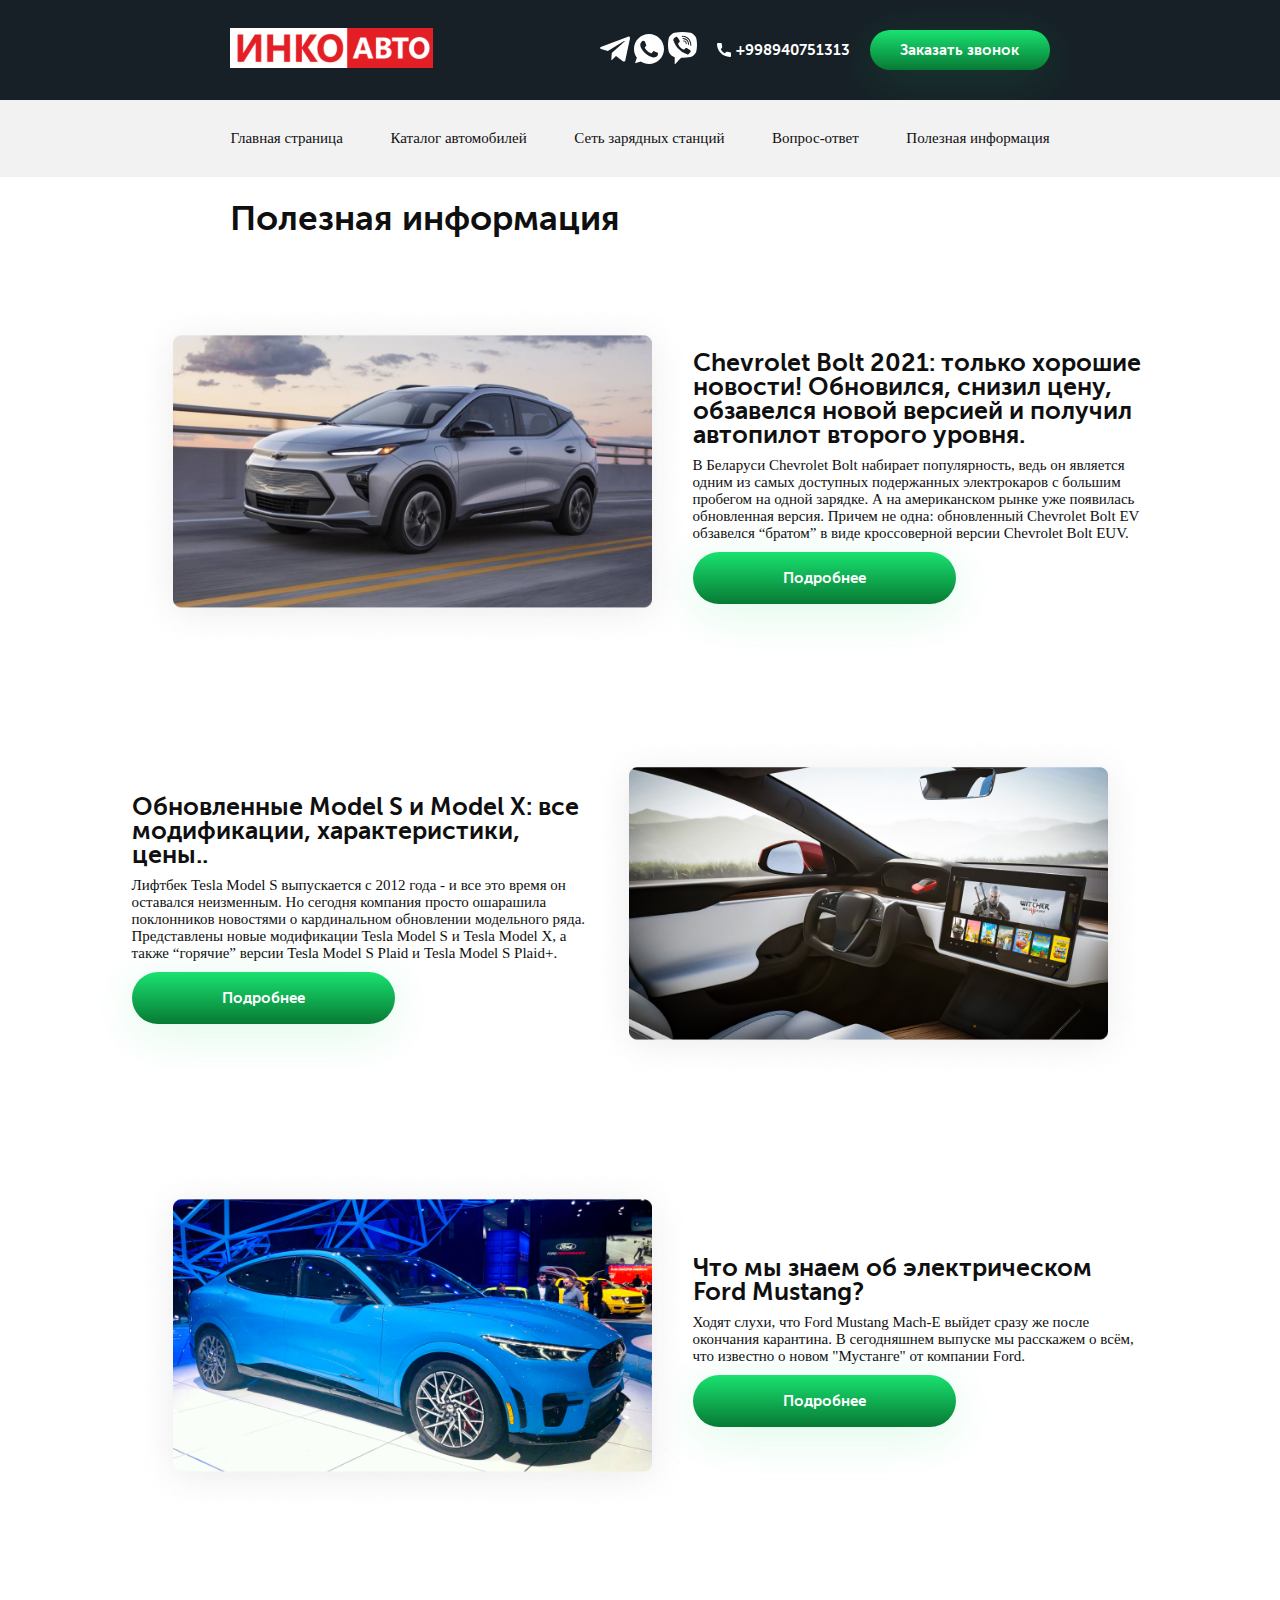
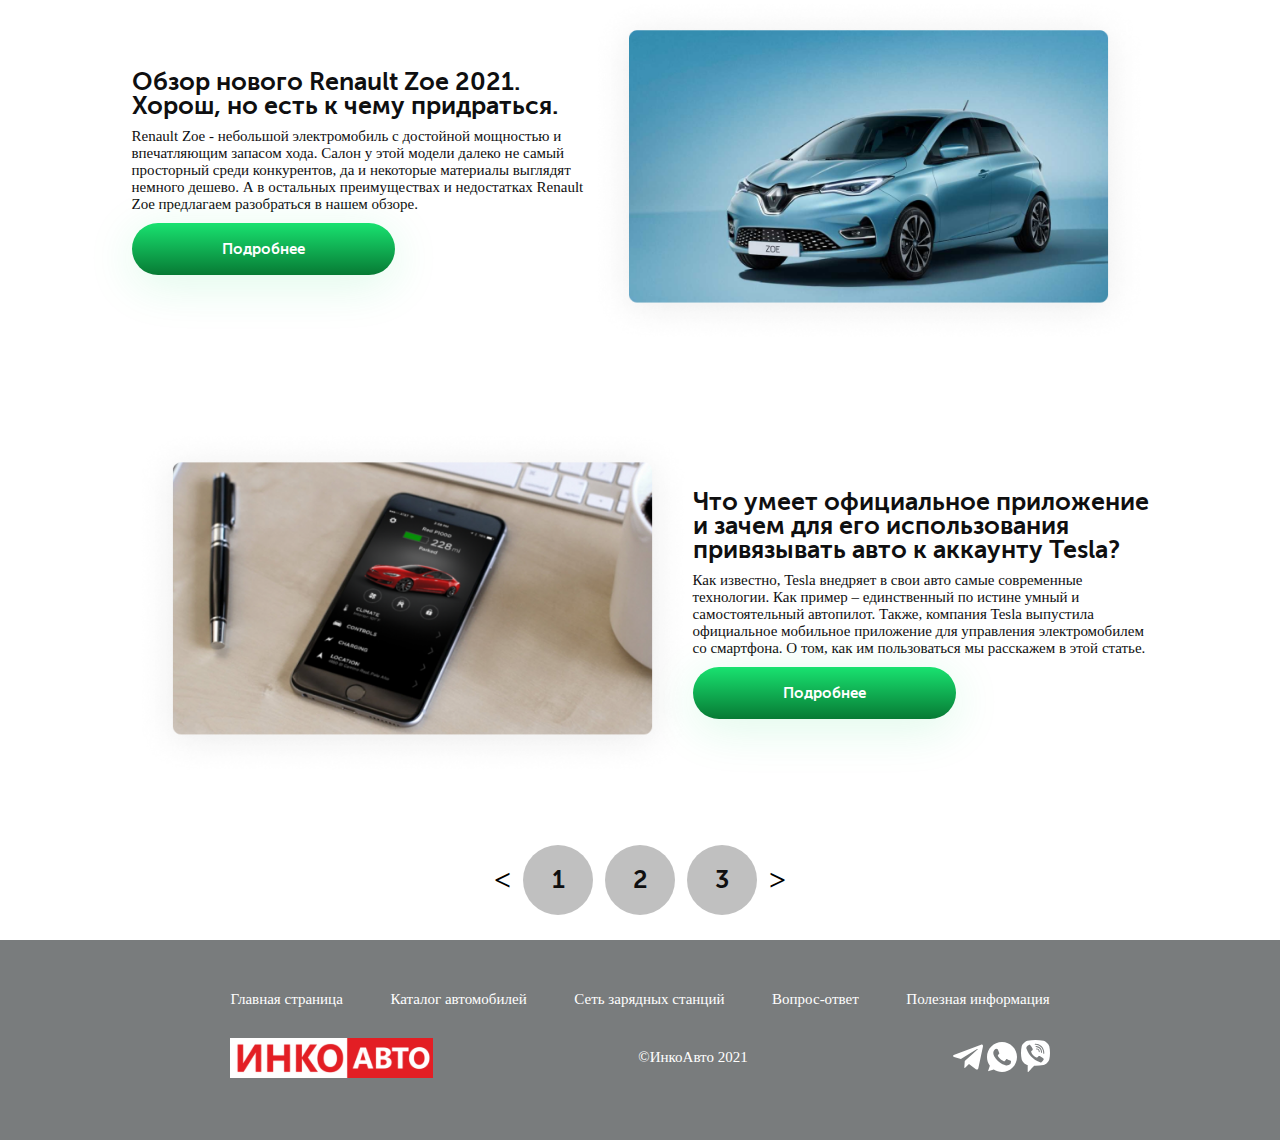
<file: useful-information.html>
<!DOCTYPE html>
<html lang="en">

<head>
    <meta charset="UTF-8">
    <meta name="viewport" content="width=device-width, initial-scale=1.0">
    <title>Document</title>
    <link rel="stylesheet" href="./useful-information.css">
</head>

<body>
    <div id="main">
        <nav>
            <div class="logo">
                <img src="./Navbar/Инко Авто 1.svg" alt="">
            </div>
            <div class="contactPoint">
                <div class="social-icon">
                    <img src="./Navbar/telegram.svg" alt="">
                    <img src="./Navbar/whatsapp (1).svg" alt="">
                    <img src="./Navbar/viber.svg" alt="">
                </div>
                <div class="call">
                    <img src="./Navbar/call 1.svg" alt="">
                    <a href="tel:+998940751313">+998940751313</a>

                </div>
                <button class="PhoneBtn"><a href="./Request-call.html">Заказать звонок</a></button>
            </div>
        </nav>

        <div class="nav-info">
            <a href="./index.html">Главная cтраница</a>
            <a href="./catalog.html">Каталог автомобилей</a>
            <a href="">Сеть зарядных станций</a>
            <a href="">Вопрос-ответ</a>
            <a href="">Полезная информация</a>
        </div>
        <div class="catalog-cars">
            <div class="title-info">
                <h3>Полезная информация</h3>
            </div>
            <div class="cars-img-txt">
                <div class="imgs">
                    <img src="./Usefull-information/1.png" alt="">
                </div>
                <div class="txt">
                    <h4>Chevrolet Bolt 2021: только хорошие новости! Обновился, снизил цену, обзавелся новой версией и
                        получил автопилот второго
                        уровня.</h4>
                    <p>В Беларуси Chevrolet Bolt набирает популярность, ведь он является одним из самых доступных
                        подержанных электрокаров с
                        большим пробегом на одной зарядке. А на американском рынке уже появилась обновленная версия.
                        Причем не одна: обновленный
                        Chevrolet Bolt EV обзавелся “братом” в виде кроссоверной версии Chevrolet Bolt EUV.</p>
                    <button><a href="./info-car.html">Подробнее</a></button>
                </div>
            </div>

            <div class="cars-img-txt">

                <div class="txt">
                    <h4>Обновленные Model S и Model X: все модификации, характеристики, цены..</h4>
                    <p>Лифтбек Tesla Model S выпускается с 2012 года - и все это время он оставался неизменным. Но
                        сегодня компания просто
                        ошарашила поклонников новостями о кардинальном обновлении модельного ряда. Представлены новые
                        модификации Tesla Model S
                        и Tesla Model X, а также “горячие” версии Tesla Model S Plaid и Tesla Model S Plaid+.</p>
                    <button><a href="./info-car.html">Подробнее</a></button>
                </div>
                <div class="imgs">
                    <img src="./Usefull-information/2.png" alt="">
                </div>
            </div>

            <div class="cars-img-txt">
<div class="imgs">
    <img src="./Usefull-information/3.png" alt="">
</div>
                <div class="txt">

                    <h4>Что мы знаем об электрическом Ford Mustang?</h4>
                    <p>Ходят слухи, что Ford Mustang Mach-E выйдет сразу же после окончания карантина. В сегодняшнем
                        выпуске мы расскажем о
                        всём, что известно о новом "Мустанге" от компании Ford.</p>
                    <button><a href="./info-car.html">Подробнее</a></button>
                </div>

            </div>

            <div class="cars-img-txt">
            
                <div class="txt">
                    <h4>Обзор нового Renault Zoe 2021. Хорош, но есть к чему придраться.</h4>
                  <p>Renault Zoe - небольшой электромобиль с достойной мощностью и впечатляющим запасом хода. Салон у этой модели далеко не
                самый просторный среди конкурентов, да и некоторые материалы выглядят немного дешево. А в остальных преимуществах и
                недостатках Renault Zoe предлагаем разобраться в нашем обзоре.</p>
                    <button><a href="./info-car.html">Подробнее</a></button>
                </div>
                <div class="imgs">
                    <img src="./Usefull-information/4.png" alt="">
                </div>
            </div>

            <div class="cars-img-txt">
                <div class="imgs">
                    <img src="./Usefull-information/5.png" alt="">
                </div>
                <div class="txt">
            <h4>Что умеет официальное приложение и зачем для его использования привязывать авто к аккаунту Tesla?</h4>
   <p>Как известно, Tesla внедряет в свои авто самые современные технологии. Как пример – единственный по истине умный и
самостоятельный автопилот. Также, компания Tesla выпустила официальное мобильное приложение для управления
электромобилем со смартфона. О том, как им пользоваться мы расскажем в этой статье.</p>
                    <button><a href="./info-car.html">Подробнее</a></button>
                </div>
            
            </div>

        </div>

<div class="page-slayder">
    <h1>
        < </h1>
            <div class="slayder-number"> 1 </div>
            <div class="slayder-number"> 2 </div>
            <div class="slayder-number"> 3 </div>
            <h1> > </h1>
</div>


</div>

<footer>
    <div class="footer-link">
        <a href="./index.html">Главная cтраница</a>
        <a href="./catalog.html">Каталог автомобилей</a>
        <a href="">Сеть зарядных станций</a>
        <a href="">Вопрос-ответ</a>
        <a href="">Полезная информация</a>
    </div>
    <div class="social-link">
        <img src="./Navbar/Инко Авто 1.svg" alt="">
        <p>©ИнкоАвто 2021</p>
        <div class="social-icon">
            <img src="./Navbar/telegram.svg" alt="">
            <img src="./Navbar/whatsapp (1).svg" alt="">
            <img src="./Navbar/viber.svg" alt="">
        </div>
    </div>
</footer>


    </div>
</body>

</html>
</file>
<file: catalog.css>
@font-face {
  font-family: "Museo Sans Cyrl 700";
  src: url(./Fonts/Museo\ Sans\ Cyrl\ 700\ Regular.ttf);
}

* {
  margin: 0;
  padding: 0;
  box-sizing: border-box;
  text-decoration: none;
}
body {
  display: flex;
  align-items: center;
  justify-content: center;
}
.container-a {
  max-width: 1440px;
  width: 100%;
  display: flex;
  align-items: center;
  justify-content: center;
  flex-direction: column;
  padding: 1% 18% 3% 18%;
}

nav {
  width: 100%;
  height: 100px;
  display: flex;
  align-items: center;
  justify-content: space-between;
  padding: 3% 18% 3% 18%;
  background: #172027;
}
.contactPoint {
  display: flex;
  align-items: center;
  justify-content: center;
  gap: 20px;
}
.call {
  display: flex;
  align-items: center;
  justify-content: center;
  gap: 5px;
}
.call > a {
  color: var(--text-2, #fff);
  text-align: center;
  font-family: "Museo Sans Cyrl 700";
  font-size: 15px;
  font-style: normal;
  font-weight: 400;
  line-height: normal;
}
.PhoneBtn {
  width: 180px;
  height: 40px;
  border-radius: 43px;
  background: var(--gradient, linear-gradient(0deg, #077a34 0%, #19e270 100%));
  box-shadow: 0px 9px 48px 0px rgba(24, 220, 109, 0.15);
  border: none;
  outline: none;
}
.PhoneBtn > a {
  color: var(--text-2, #fff);
  text-align: center;
  font-family: "Museo Sans Cyrl 700";
  font-size: 15px;
  font-style: normal;
  font-weight: 400;
  line-height: normal;
}

.nav-info {
  width: 100%;
  height: 47px;
  padding: 3% 18% 3% 18%;
  display: flex;
  align-items: center;
  justify-content: space-between;
  gap: 45px;
  background: #f2f2f3;
}
.nav-info > a {
  color: var(--text, #0f0f10);
  text-align: center;
  font-family: "Museo Sans Cyrl 300";
  font-size: 15px;
  font-style: normal;
  font-weight: 400;
  line-height: normal;
}


.catalog-a {
  width: 100%;
  display: flex;
  align-items: center;
  justify-content: space-between;
  flex-wrap: wrap;
  padding-top: 25px;
  gap: 13px;
}
.car-page {
  width: 270px;
  height: 630px;
  display: flex;
  align-items: center;
  flex-direction: column;
  border-radius: 10px;
  background: #fff;
  box-shadow: 0px 9px 49px 0px rgba(142, 136, 136, 0.16);
}
.car-page > img {
  width: 100%;
}
.car-page > h3 {
  color: var(--text, #0f0f10);
  font-family: "Museo Sans Cyrl 700";
  font-size: 25px;
  font-style: normal;
  font-weight: 400;
  line-height: 96.5%;
  padding-top: 45px;
}
.info-car-text {
  width: 270px;
  display: flex;
  align-items: center;
  justify-content: space-between;
  padding: 6% 6% 6% 6%;
}
.text {
  display: flex;
  align-items: center;
  justify-content: center;
  gap: 18px;
}
.text > h3 {
  color: var(--text, #0f0f10);
  font-family: "Museo Sans Cyrl 700";
  font-size: 18px;
  font-style: normal;
  font-weight: 400;
  line-height: 111%;
}
.info-car-text > p {
  color: var(--text, #0f0f10);
  font-family: "Museo Sans Cyrl 300";
  font-size: 18px;
  font-style: normal;
  font-weight: 400;
  line-height: 111%; /* 19.98px */
}
.car-btn {
  width: 200px;
  height: 42px;
  border-radius: 43px;
  background: var(--gradient, linear-gradient(0deg, #077a34 0%, #19e270 100%));
  box-shadow: 0px 9px 48px 0px rgba(24, 220, 109, 0.15);
  border: none;
  outline: none;
  cursor: pointer;
}
.car-btn > a {
  color: var(--text-2, #fff);
  text-align: center;
  font-family: "Museo Sans Cyrl 700";
  font-size: 15px;
  font-style: normal;
  font-weight: 400;
  line-height: normal;
}
.car-btn:active {
  border-radius: 43px;
  background: var(
    --gradient-2,
    linear-gradient(0deg, #a8180f 0%, #dd463d 100%)
  );
  box-shadow: 0px 9px 48px 0px rgba(211, 61, 52, 0.24);
}


.page-slayder {
  display: flex;
  align-items: center;
  justify-content: center;
  gap: 12px;
  padding-top: 25px;
}
.page-slayder > h1{
  color: black;
  font-weight: bold;
  font-size: 30px;
}
.slayder-number {
  width: 70px;
  height: 70px;
  display: flex;
  align-items: center;
  justify-content: center;
  background-color: silver;
  color: black;
  border-radius: 50%;
  color: var(--text, #0F0F10);
font-family: "Museo Sans Cyrl 700";
font-size: 25px;
font-style: normal;
font-weight: 400;
line-height: 96.5%; /* 24.125px */
}
.slayder-number:hover {
  color: var(--text-2, #FFF);
font-family: "Museo Sans Cyrl 700";
font-size: 25px;
font-style: normal;
font-weight: 400;
line-height: 96.5%; /* 24.125px */
  background-color:  #0F0F10
}

footer {
  width: 100%;
  height: 200px;
  display: flex;
  align-items:center;
  justify-content:center;
  flex-direction: column;
  padding: 3% 18% 3% 18%;
  background: #797C7D;
  gap: 30px;
}
.footer-link {
  width: 100%;
  display:flex;
  align-items:center;
  justify-content: space-between;
}
.footer-link > a{
color: var(--text-2, #FFF);
text-align: center;
font-family: "Museo Sans Cyrl 300";
font-size: 15px;
font-style: normal;
font-weight: 400;
line-height: normal;
}
.social-link {
  width: 100%;
  display: flex;
  align-items: center;
  justify-content: space-between;
}
.social-link > p {
  color: var(--text-2, #FFF);
text-align: center;
font-family: "Museo Sans Cyrl 300";
font-size: 15px;
font-style: normal;
font-weight: 400;
line-height: normal;  
}
</file>
<file: info-car.css>
@font-face {
  font-family: "Museo Sans Cyrl 700";
  src: url(./Fonts/Museo\ Sans\ Cyrl\ 700\ Regular.ttf);
}
* {
  margin: 0;
  padding: 0;
  box-sizing: border-box;
  text-decoration: none;
}
body {
  width: 100%;
  display: flex;
  align-items: center;
  justify-content: center;
}
.info-my-car {
  max-width: 1440px;
  width: 100%;
  display: flex;
  align-items: center;
  justify-content: center;
  flex-direction: column;
}
nav {
  width: 100%;
  height: 100px;
  display: flex;
  align-items: center;
  justify-content: space-between;
  padding: 3% 18% 3% 18%;
  background: #172027;
}
.contactPoint {
  display: flex;
  align-items: center;
  justify-content: center;
  gap: 20px;
}
.call {
  display: flex;
  align-items: center;
  justify-content: center;
  gap: 5px;
}
.call > a {
  color: var(--text-2, #fff);
  text-align: center;
  font-family: "Museo Sans Cyrl 700";
  font-size: 15px;
  font-style: normal;
  font-weight: 400;
  line-height: normal;
}
.PhoneBtn {
  width: 180px;
  height: 40px;
  border-radius: 43px;
  background: var(--gradient, linear-gradient(0deg, #077a34 0%, #19e270 100%));
  box-shadow: 0px 9px 48px 0px rgba(24, 220, 109, 0.15);
  border: none;
  outline: none;
}
.PhoneBtn > a {
  color: var(--text-2, #fff);
  text-align: center;
  font-family: "Museo Sans Cyrl 700";
  font-size: 15px;
  font-style: normal;
  font-weight: 400;
  line-height: normal;
}
.nav-info {
  width: 100%;
  height: 47px;
  padding: 3% 18% 3% 18%;
  display: flex;
  align-items: center;
  justify-content: space-between;
  gap: 45px;
  background: #f2f2f3;
}
.nav-info > a {
  color: var(--text, #0f0f10);
  text-align: center;
  font-family: "Museo Sans Cyrl 300";
  font-size: 15px;
  font-style: normal;
  font-weight: 400;
  line-height: normal;
}
.characteristic {
  width: 100%;
  display: flex;
  align-items: start;
  justify-content: space-between;
  padding: 4% 18% 0 18%;
}
.characteristic-img-info {
  width: 100%;
  display: flex;
align-items: start;
justify-content: space-between;
}

.characteristic-img {
  width: 557px;
 display: flex;
 align-items:start;
 justify-content: center;
 flex-direction: column;
 gap: 15px;
}
.characteristic-img > img {
width: 100%;
}
.imgs-car-full {
  display: flex;
  align-items: start;
  justify-content: center;
  gap: 8px;
}
.imgs-car-full > img {
  width: 132px;
}
.characteristic-txt {
  display: flex;
  align-items: center;
  flex-direction: column;
  gap: 15px;
}
.characteristic-txt > h2 {
color: var(--text, #0F0F10);
font-family: "Museo Sans Cyrl 700";
font-size: 25px;
font-style: normal;
font-weight: 400;
line-height: 96.5%; /* 24.125px */
padding-left: 8px;
}
.characteristic-txt-info {
   width: 300px;
height: 460px;
  display: flex;
  align-items: center;
  flex-direction: column;
  border-radius: 10px;
background: #FFF;
box-shadow: 0px 5px 48px 0px rgba(49, 47, 47, 0.10);
padding: 3%;
gap: 20px;

}
.txt {
  width: 282px;
display: flex;
align-items: center;
justify-content: space-between;
}

.full-info-txt {
  width: 100%;
  display: flex;
  align-items: start;
  flex-direction: column;
  gap: 18px;
padding: 2% 18% 2% 18%;
}
.full-info-txt > h3 {
  color: var(--text, #0F0F10);
font-family: "Museo Sans Cyrl 700";
font-size: 25px;
font-style: normal;
font-weight: 400;
line-height: 96.5%; /* 24.125px */
}
.full-info-txt > p {
  color: var(--text, #0F0F10);
font-family: "Museo Sans Cyrl 300";
font-size: 15px;
font-style: normal;
font-weight: 400;
line-height: 111%; /* 16.65px */
}
.btn-rent {
  display: flex;
  align-items: center;
  justify-content: center;
  gap: 25px;
}

.btn-rent > button {
  width: 263px;
height: 52px;
border-radius: 43px;
background: var(--gradient, linear-gradient(0deg, #077A34 0%, #19E270 100%));
box-shadow: 0px 9px 48px 0px rgba(24, 220, 109, 0.15);
outline: none;
border: none;
}
.btn-rent > button > a {
  color: var(--text-2, #FFF);
text-align: center;
font-family: "Museo Sans Cyrl 700";
font-size: 15px;
font-style: normal;
font-weight: 400;
line-height: normal;
}
.btn-rent > button:hover{
  border-radius: 43px;
background: var(--gradient-2, linear-gradient(0deg, #A8180F 0%, #DD463D 100%));
box-shadow: 0px 9px 48px 0px rgba(211, 61, 52, 0.24);
}
footer {
  width: 100%;
  height: 200px;
  display: flex;
  align-items:center;
  justify-content: center;
  flex-direction: column;
  padding: 3% 18% 3% 18%;
  background: #797C7D;
  gap: 30px;
}
.footer-link {
  width: 100%;
  display:flex;
  align-items:center;
  justify-content: space-between;
}
.footer-link > a{
color: var(--text-2, #FFF);
text-align: center;
font-family: "Museo Sans Cyrl 300";
font-size: 15px;
font-style: normal;
font-weight: 400;
line-height: normal;
}
.social-link {
  width: 100%;
  display: flex;
  align-items: center;
  justify-content: space-between;
}
.social-link > p {
  color: var(--text-2, #FFF);
text-align: center;
font-family: "Museo Sans Cyrl 300";
font-size: 15px;
font-style: normal;
font-weight: 400;
line-height: normal;  
}
</file>
<file: rent-car.css>
* {
  margin: 0;
  padding: 0;
  box-sizing: border-box;
}
body {
  height: 100vh;
  display: flex;
  align-items: center;
  justify-content: center;
}
.rent-car {
  max-width: 1440px;
  width: 100%;
  display: flex;
  align-items: center;
  justify-content: center;
  gap: 100px;
  padding: 0 18% 0 18%;
}
.car-img {
  width: 420px;
  height: 520px;
}

form {
  width: 330px;
  display: flex;
  align-items: center;
  justify-content: center;
  flex-direction: column;
  gap: 25px;
}
form > h3 {
  color: var(--text, #0f0f10);
  font-family: "Museo Sans Cyrl 700";
  font-size: 25px;
  font-style: normal;
  font-weight: 400;
  line-height: 96.5%; /* 24.125px */
}
form > input {
  width: 316px;
  height: 52px;
  border-radius: 43px;
  background: #fff;
  box-shadow: 0px 5px 48px 0px rgba(49, 47, 47, 0.1);
  color: var(--input-text, #c6c5c5);
  font-family: "Museo Sans Cyrl 300";
  font-size: 15px;
  font-style: normal;
  font-weight: 400;
  line-height: normal;
  outline: none;
  border: none;
  padding-left: 25px;
}


/* Стилизуем элементы input с типом checkbox */
input[type="checkbox"] {
  /* Возвращаем ширину поля ввода к значению по умолчанию */
  width: auto;
  /* Возвращаем высоту поля ввода к значению по умолчанию */
  height: auto;
  /* Убираем тень внутри поля ввода */
  box-shadow: none;
}

/* Стилизуем элементы button */
button {
width: 316px;
height: 52px;
border-radius: 43px;
background: var(--gradient, linear-gradient(0deg, #077A34 0%, #19E270 100%));
box-shadow: 0px 9px 48px 0px rgba(24, 220, 109, 0.15);
border: none;
outline: none;
}

button > a {
color: var(--text-2, #FFF);
text-align: center;
font-family: "Museo Sans Cyrl 700";
font-size: 15px;
font-style: normal;
font-weight: 400;
line-height: normal;
text-decoration: none;
}
.checkbox {
  display: flex;
  align-items: center;
  justify-content: center;
  gap: 7px;
}
.year-time {
  display: flex;
  align-items: center;
  justify-content: center;
  gap: 13px;
}
.floor {
  display: flex;
  align-items: center;
  justify-content: center;
  flex-direction: column;
  gap: 5px;
}
.floor > label {
  color: var(--text, #0F0F10);
font-family: "Museo Sans Cyrl 300";
font-size: 15px;
font-style: normal;
font-weight: 400;
line-height: normal;
}

.floor > input {
  width: 117px;
height: 24px;
color: var(--input-text, #121111);
text-align: center;
font-family: "Museo Sans Cyrl 300";
font-size: 13px;
font-style: normal;
font-weight: 400;
line-height: normal;
border-radius: 43px;
background: #FFF;
box-shadow: 0px 5px 48px 0px rgba(49, 47, 47, 0.10);
outline: none;
border: none;
}

.sendpage {
  width: 480px;
  height: 380px;
  display: flex;
  align-items: center;
  justify-content: center;
  flex-direction: column;
}
.sendpage > img {
  width: 50px;
}
</file>
<file: Request-call.css>
@font-face {
  font-family: "Museo Sans Cyrl 300";
  src: url(./Fonts/Museo\ Sans\ Cyrl\ 700\ Regular.ttf);
}
* {
  margin: 0;
  padding: 0;
  box-sizing: border-box;
}
body {
  height: 100vh;
  display: flex;
  align-items: center;
  justify-content: center;
}
.request-call {
  width: 100%;
  max-width: 1440px;
  display: flex;
  align-items: center;
  justify-content: center;
  gap: 65px;
}
.left {
  width: 476px;
  height: 473px;
}
.left > img {
  width: 100%;
}
.right {
  width: 325px;
  display: flex;
  align-items: center;
  justify-content: center;
  flex-direction: column;
  gap: 25px;
}

.right > h3 {
  color: var(--text, #0f0f10);
  font-family: "Museo Sans Cyrl 700";
  font-size: 25px;
  font-style: normal;
  font-weight: 400;
  line-height: 96.5%; /* 24.125px */
}
.right > p {
  width: 263px;
  color: var(--text, #0f0f10);
  text-align: center;
  font-family: "Museo Sans Cyrl 300";
  font-size: 13px;
  font-style: normal;
  font-weight: 400;
  line-height: normal;
}
form {
  width: 316px;
display: flex;
align-items: center;
flex-direction: column;
gap: 18px;
}
form > input {
  width: 316px;
  height: 52px;
  border-radius: 43px;
  background: #fff;
  box-shadow: 0px 5px 48px 0px rgba(49, 47, 47, 0.1);
  padding: 5px 15px;
  border: none;
  border: solid 1px black;
  font-size: 18px;
  font-weight: 300;
  outline: none;
}
form > input::placeholder {
  color: #c6c5c5;
  font-family: "Museo Sans Cyrl 300";
  font-size: 15px;
  font-style: normal;
  font-weight: 400;
  line-height: normal;
}
.checkbox {
    display: flex;
    align-items: center;
    gap: 6px;
}
.checkbox > p {
    color: var(--text, #0F0F10);
text-align: center;
font-family: "Museo Sans Cyrl 300";
font-size: 13px;
font-style: normal;
font-weight: 400;
line-height: normal;
}
form > button {
    width: 316px;
height: 52px;   
border-radius: 43px;
background: var(--gradient, linear-gradient(0deg, #077A34 0%, #19E270 100%));
box-shadow: 0px 9px 48px 0px rgba(24, 220, 109, 0.15);
color: var(--text-2, #FFF);
text-align: center;
font-family: "Museo Sans Cyrl 700";
font-size: 15px;
font-style: normal;
font-weight: 400;
line-height: normal;
border: none;
outline: none;
}
form > button:hover {
    border-radius: 43px;
background: var(--gradient-2, linear-gradient(0deg, #A8180F 0%, #DD463D 100%));
box-shadow: 0px 9px 48px 0px rgba(211, 61, 52, 0.24);
}
.sendpage {
  width: 480px;
  height: 380px;
  display: flex;
  align-items: center;
  justify-content: center;
  flex-direction: column;
}
.sendpage > img {
  width: 50px;
}
</file>
<file: test-drive.css>
* {
  margin: 0;
  padding: 0;
  box-sizing: border-box;
}
body {
  height: 100vh;
  display: flex;
  align-items: center;
  justify-content: center;
}
.test-drive {
  width: 100%;
  max-width: 1440px;
  display: flex;
  align-items: center;
  justify-content: center;
  gap: 70px;
}
.left {
  width: 420px;
  height: 523px;
}
.left > img {
  width: 100%;
}
.right {
  width: 316px;
  display: flex;
  align-items: center;
  justify-content: center;
  flex-direction: column;
  gap: 23px;
}
.right >  h3 {
    color: var(--text, #0F0F10);
font-family: "Museo Sans Cyrl 700";
font-size: 25px;
font-style: normal;
font-weight: 400;
line-height: 96.5%; /* 24.125px */
}

form {
    width: 316px;
    display: flex;
    align-items: center;
    justify-content: center;
    flex-direction: column;
    gap: 12px;
}
form > input {
  width: 316px;
height: 52px;
border-radius: 43px;
background: #FFF;
box-shadow: 0px 5px 48px 0px rgba(49, 47, 47, 0.10);
border: none;
outline: none;
cursor: pointer;
padding: 3px 10px 3px 15px;
}
form > button {
  width: 316px;
height: 52px;
border-radius: 43px;
background: var(--gradient, linear-gradient(0deg, #077A34 0%, #19E270 100%));
box-shadow: 0px 9px 48px 0px rgba(24, 220, 109, 0.15);
color: var(--text-2, #FFF);
font-family: "Museo Sans Cyrl 700";
font-size: 15px;
font-style: normal;
font-weight: 400;
line-height: normal;
border: none;
outline: none;
}
form > button:active{
  border-radius: 43px;
background: var(--gradient-2, linear-gradient(0deg, #A8180F 0%, #DD463D 100%)); 
box-shadow: 0px 9px 48px 0px rgba(211, 61, 52, 0.24);
}
.sendpage {
  width: 480px;
  height: 380px;
  display: flex;
  align-items: center;
  justify-content: center;
  flex-direction: column;
}
.sendpage > img {
  width: 50px;
}
</file>
<file: useful-information.css>
@font-face {
  font-family: "Museo Sans Cyrl 700";
  src: url(./Fonts/Museo\ Sans\ Cyrl\ 700\ Regular.ttf);
}
* {
  margin: 0;
  padding: 0;
  box-sizing: border-box;
  text-decoration: none;
}

html {
  scroll-behavior: smooth;
}

body {
  width: 100%;
  display: flex;
  align-items: center;
  justify-content: center;
  flex-direction: column;
}

#main {
  max-width: 1920px;
  width: 100%;
  display: flex;
  align-items: center;
  justify-content: center;
  flex-direction: column;
}

nav {
  width: 100%;
  height: 100px;
  display: flex;
  align-items: center;
  justify-content: space-between;
  padding: 3% 18% 3% 18%;
  background: #172027;
}
.contactPoint {
  display: flex;
  align-items: center;
  justify-content: center;
  gap: 20px;
}
.call {
  display: flex;
  align-items: center;
  justify-content: center;
  gap: 5px;
}
.call > a {
  color: var(--text-2, #fff);
  text-align: center;
  font-family: "Museo Sans Cyrl 700";
  font-size: 15px;
  font-style: normal;
  font-weight: 400;
  line-height: normal;
}
.PhoneBtn {
  width: 180px;
  height: 40px;
  border-radius: 43px;
  background: var(--gradient, linear-gradient(0deg, #077a34 0%, #19e270 100%));
  box-shadow: 0px 9px 48px 0px rgba(24, 220, 109, 0.15);
  border: none;
  outline: none;
}
.PhoneBtn > a {
  color: var(--text-2, #fff);
  text-align: center;
  font-family: "Museo Sans Cyrl 700";
  font-size: 15px;
  font-style: normal;
  font-weight: 400;
  line-height: normal;
}

.nav-info {
  width: 100%;
  height: 47px;
  padding: 3% 18% 3% 18%;
  display: flex;
  align-items: center;
  justify-content: space-between;
  gap: 45px;
  background: #f2f2f3;
}
.nav-info > a {
  color: var(--text, #0f0f10);
  text-align: center;
  font-family: "Museo Sans Cyrl 300";
  font-size: 15px;
  font-style: normal;
  font-weight: 400;
  line-height: normal;
}
.catalog-cars {
    width: 100%;
    display: flex;
    align-items: center;
    justify-content: center;
    flex-direction: column;
}
.title-info {
    width: 100%;
    display: flex;
    align-items: start;
    padding: 2% 18% 2% 18%;
}
.title-info > h3 {
    color: var(--text, #0F0F10);
font-family: "Museo Sans Cyrl 700";
font-size: 35px;
font-style: normal;
font-weight: 400;
line-height: 96.5%; /* 33.775px */
}
.cars-img-txt {
    display: flex;
    align-items: center;
    justify-content: center;
      padding: 3% 18% 3% 18%;

}
.imgs {
    width: 561px;
}
.imgs  > img {
     width: 561px;
height: 351px;
}
.txt {
    width: 456px;
    display: flex;
    align-items: start;
    flex-direction: column;
    gap: 10px;
}
.txt > h4 {
    color: var(--text, #0F0F10);
font-family: "Museo Sans Cyrl 700";
font-size: 25px;
font-style: normal;
font-weight: 400;
line-height: 96.5%; /* 24.125px */
}
.txt > p {

    color: var(--text, #0F0F10);
font-family: "Museo Sans Cyrl 300";
font-size: 15px;
font-style: normal;
font-weight: 400;
line-height: normal;
}
.txt > button {
    width: 263px;
height: 52px;
border-radius: 43px;
background: var(--gradient, linear-gradient(0deg, #077A34 0%, #19E270 100%));
box-shadow: 0px 9px 48px 0px rgba(24, 220, 109, 0.15);
outline: none;
border: none;
}
.txt > button > a {
    color: var(--text-2, #FFF);
text-align: center;
font-family: "Museo Sans Cyrl 700";
font-size: 15px;
font-style: normal;
font-weight: 400;
line-height: normal;
}

.page-slayder {
  display: flex;
  align-items: center;
  justify-content: center;
  gap: 12px;
  padding-top: 25px;
  padding-bottom: 25px;
}
.page-slayder > h1{
  color: black;
  font-weight: bold;
  font-size: 30px;
}
.slayder-number {
  width: 70px;
  height: 70px;
  display: flex;
  align-items: center;
  justify-content: center;
  background-color: silver;
  color: black;
  border-radius: 50%;
  color: var(--text, #0F0F10);
font-family: "Museo Sans Cyrl 700";
font-size: 25px;
font-style: normal;
font-weight: 400;
line-height: 96.5%; /* 24.125px */
}
.slayder-number:hover {
  color: var(--text-2, #FFF);
font-family: "Museo Sans Cyrl 700";
font-size: 25px;
font-style: normal;
font-weight: 400;
line-height: 96.5%; /* 24.125px */
  background-color:  #0F0F10
}

footer {
  width: 100%;
  height: 200px;
  display: flex;
  align-items:center;
  justify-content:center;
  flex-direction: column;
  padding: 2% 18% 3% 18%;
  background: #797C7D;
  gap: 30px;
 
}
.footer-link {
  width: 100%;
  display:flex;
  align-items:center;
  justify-content: space-between;
}
.footer-link > a{
color: var(--text-2, #FFF);
text-align: center;
font-family: "Museo Sans Cyrl 300";
font-size: 15px;
font-style: normal;
font-weight: 400;
line-height: normal;
}
.social-link {
  width: 100%;
  display: flex;
  align-items: center;
  justify-content: space-between;
}
.social-link > p {
  color: var(--text-2, #FFF);
text-align: center;
font-family: "Museo Sans Cyrl 300";
font-size: 15px;
font-style: normal;
font-weight: 400;
line-height: normal;  
}
</file>
